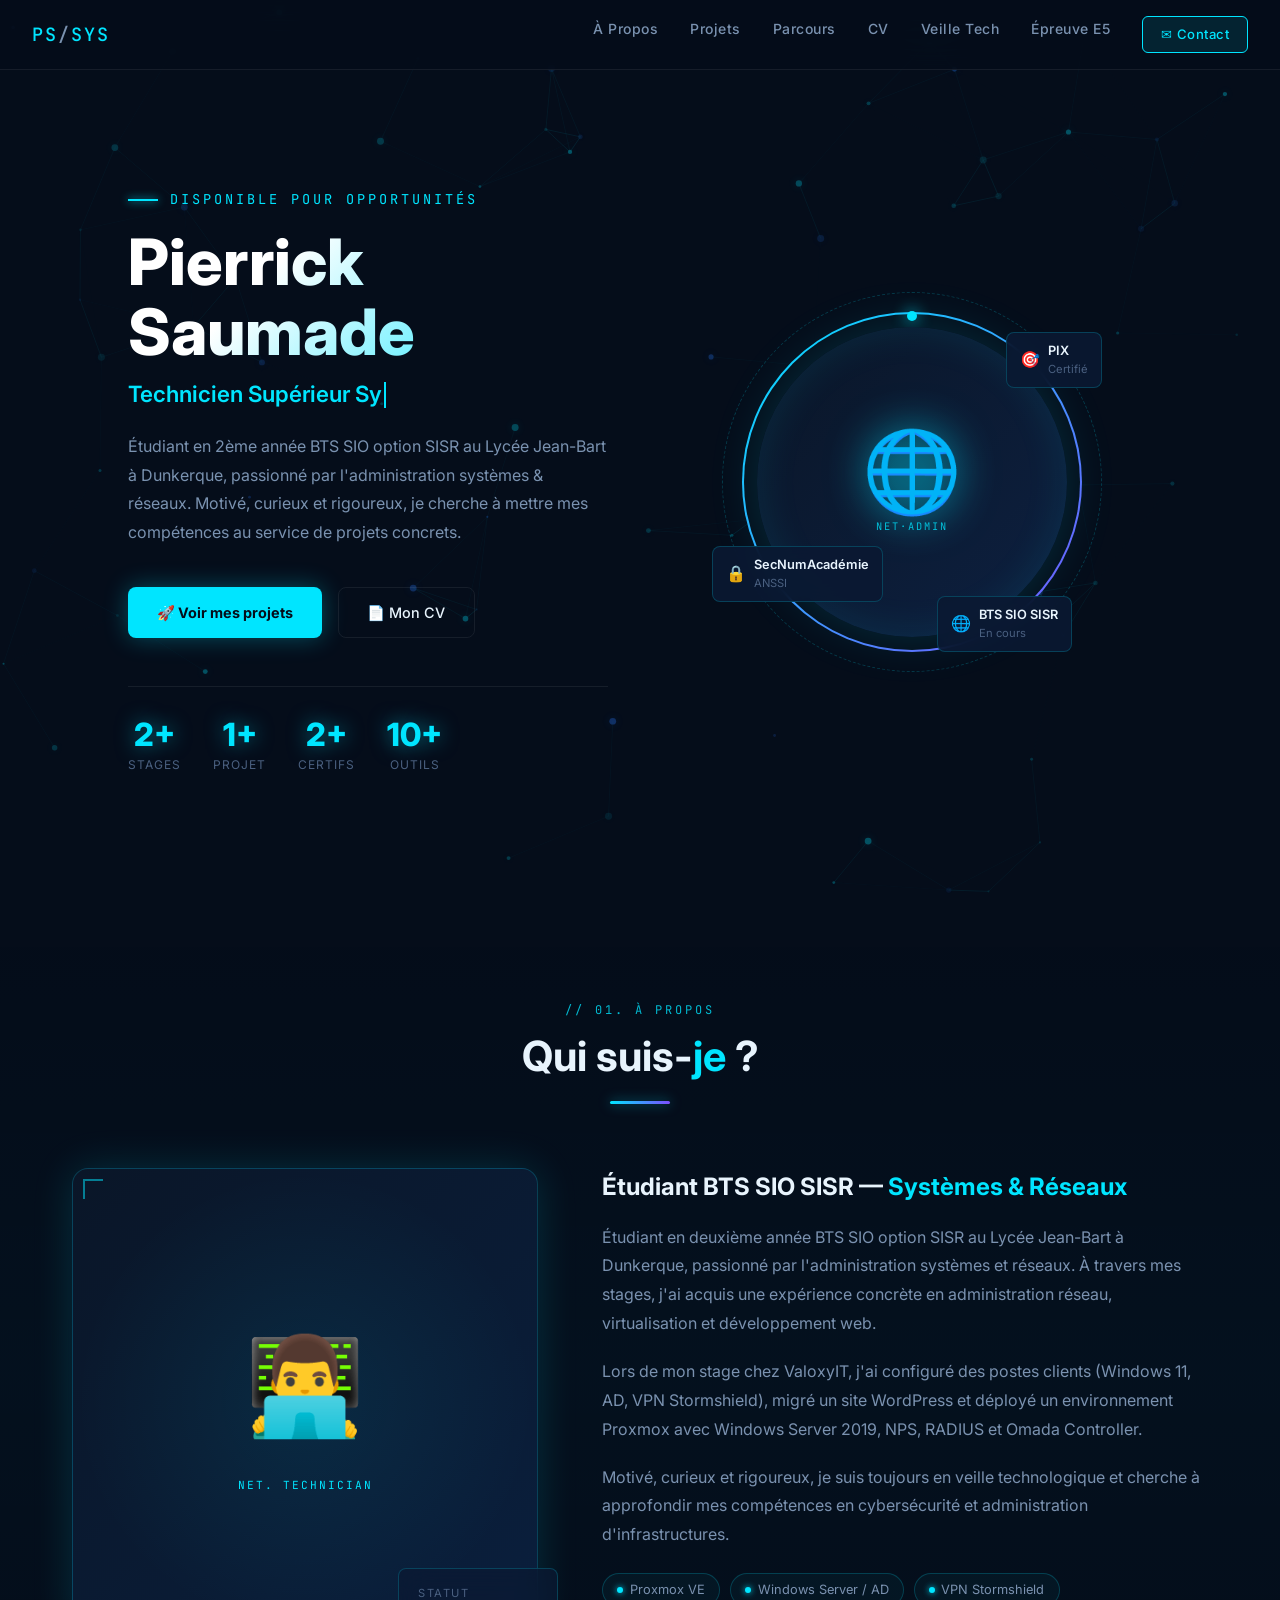
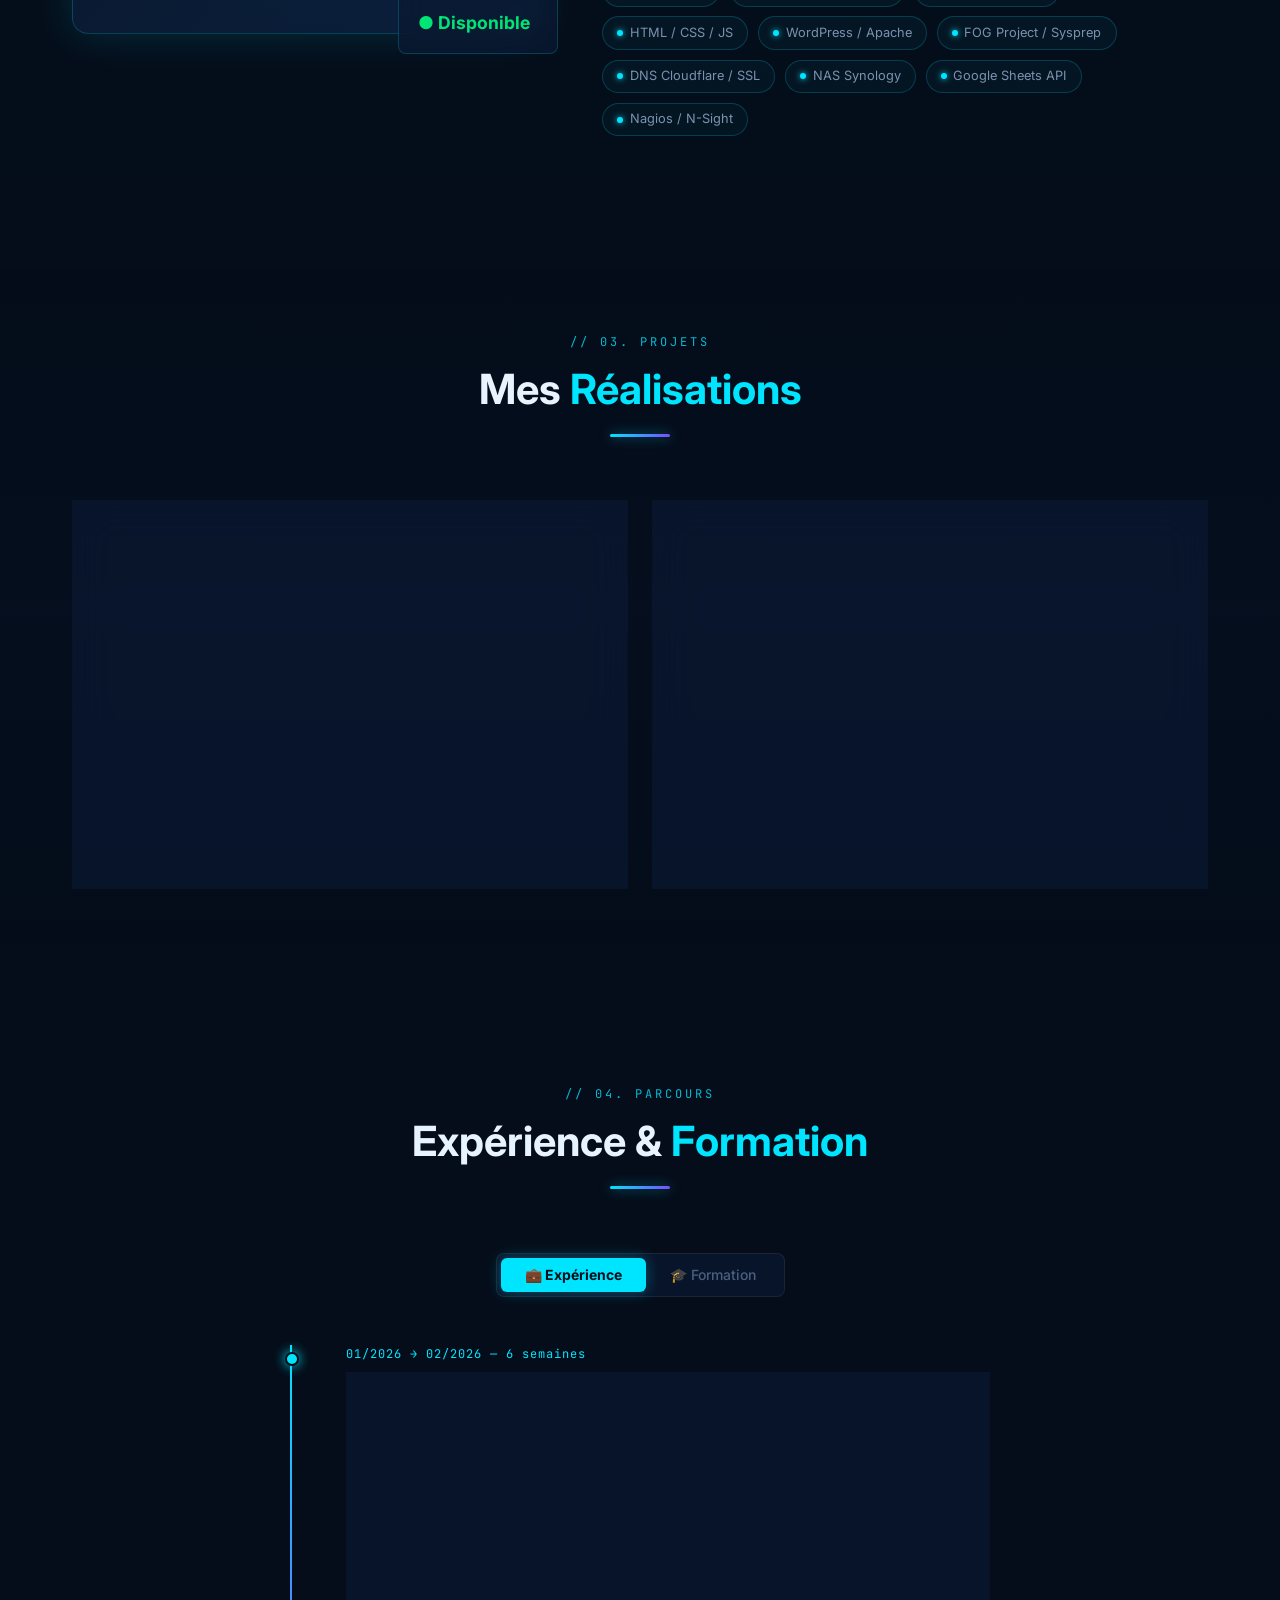
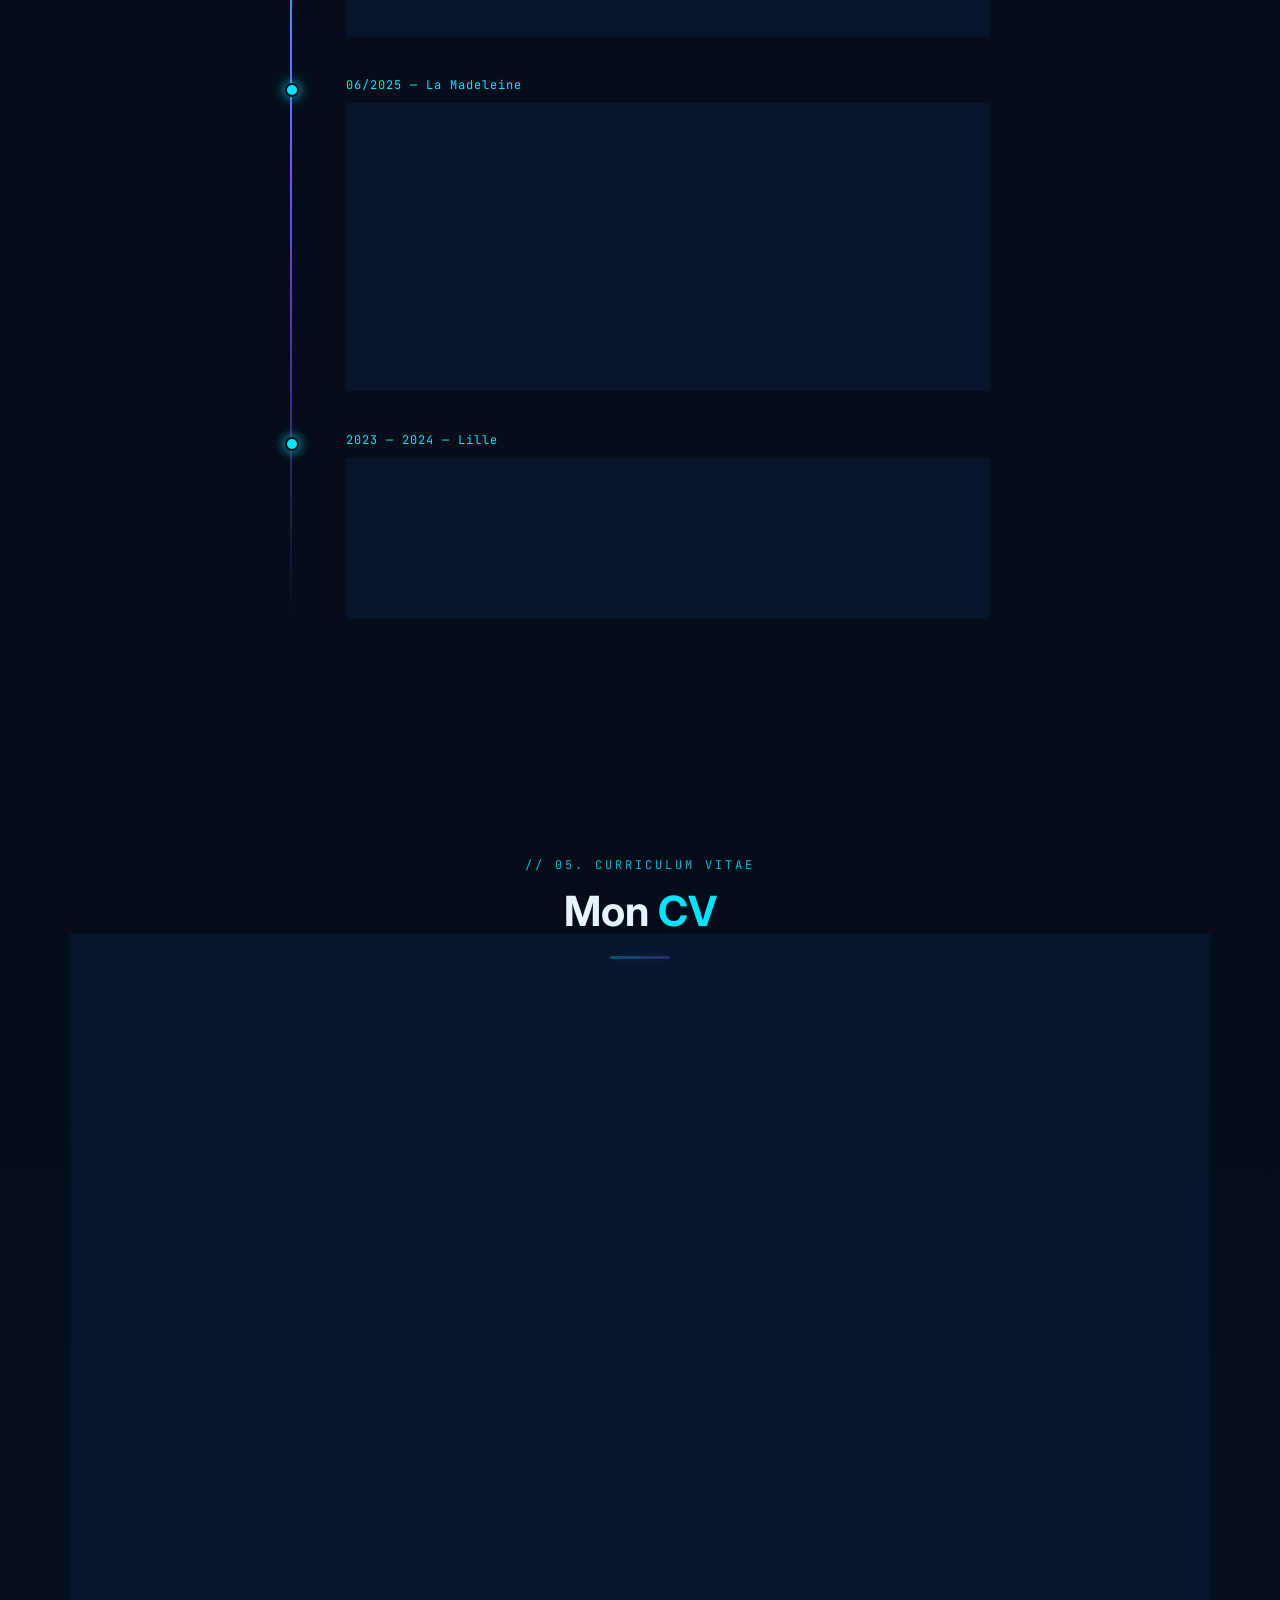
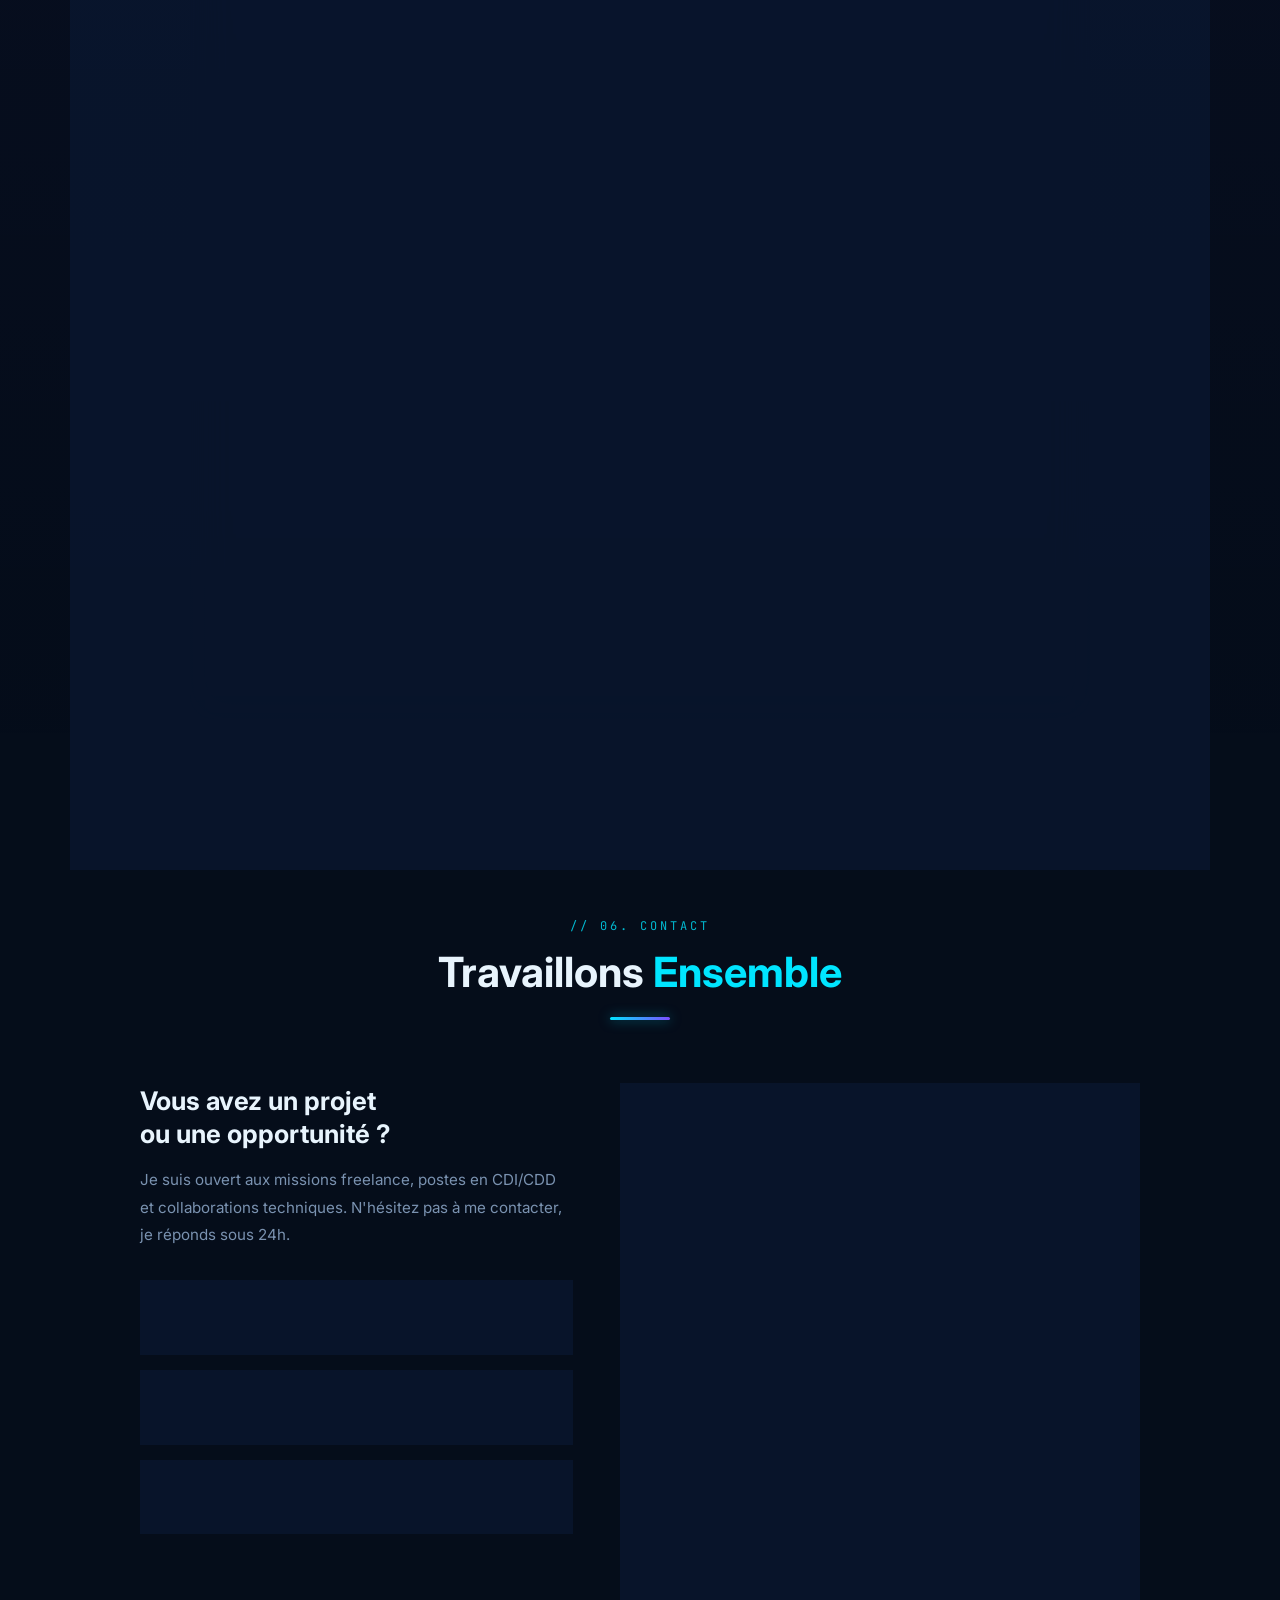
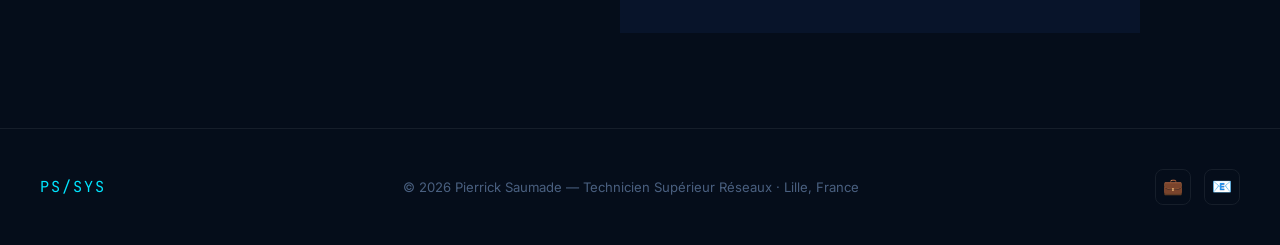
<file: index.html>
<!DOCTYPE html>
<html lang="fr">
<head>
<meta charset="UTF-8" />
<meta name="viewport" content="width=device-width, initial-scale=1.0" />
<title>Pierrick Saumade — Technicien Supérieur Réseaux</title>
<meta name="description"
content="Portfolio de Pierrick Saumade, Technicien Supérieur en Systèmes & Réseaux. Administration réseau, cybersécurité, virtualisation et projets d'infrastructure." />
<link rel="stylesheet" href="style.css" />
<link rel="icon"
href="data:image/svg+xml,<svg xmlns='http://www.w3.org/2000/svg' viewBox='0 0 100 100'><text y='.9em' font-size='90'>🌐</text></svg>" />
</head>

<body>
<!-- Network Canvas Background -->
<canvas id="networkCanvas"></canvas>

<!-- ============================
NAVIGATION
============================ -->
<nav id="navbar">
<a href="#hero" class="nav-logo">PS<span>/</span>SYS</a>
<ul class="nav-links" id="navLinks">
<li><a href="#about">À Propos</a></li>
<li><a href="#projects">Projets</a></li>
<li><a href="#parcours">Parcours</a></li>
<li><a href="#cv">CV</a></li>
<li><a href="veille.html">Veille Tech</a></li>
<li><a href="e5.html">Épreuve E5</a></li>
<li><a href="#contact" class="nav-cta">✉ Contact</a></li>
</ul>
<div class="hamburger" id="hamburger" onclick="toggleMenu()">
<span></span><span></span><span></span>
</div>
</nav>

<!-- ============================
HERO SECTION
============================ -->
<section id="hero">
<div class="hero-inner">
<!-- Left: Text -->
<div class="hero-content">
<div class="hero-eyebrow">Disponible pour opportunités</div>
<h1 class="hero-name">Pierrick<br>Saumade</h1>
<div class="hero-title">
<span id="typedText" class="typed-text"></span><span class="cursor"></span>
</div>
<p class="hero-desc">
Étudiant en 2ème année BTS SIO option SISR au Lycée Jean-Bart à Dunkerque,
passionné par l'administration systèmes &amp; réseaux. Motivé, curieux et rigoureux,
je cherche à mettre mes compétences au service de projets concrets.
</p>
<div class="hero-btns">
<a href="#projects" class="btn-primary">🚀 Voir mes projets</a>
<a href="#cv" class="btn-secondary">📄 Mon CV</a>
</div>
<div class="hero-stats">
<div class="stat-item">
<div class="stat-value" data-target="2">0</div>
<div class="stat-label">Stages</div>
</div>
<div class="stat-item">
<div class="stat-value" data-target="1">0</div>
<div class="stat-label">Projet</div>
</div>
<div class="stat-item">
<div class="stat-value" data-target="2">0</div>
<div class="stat-label">Certifs</div>
</div>
<div class="stat-item">
<div class="stat-value" data-target="10">0</div>
<div class="stat-label">Outils</div>
</div>
</div>
</div>

<!-- Right: Visual -->
<div class="hero-visual">
<div class="hero-avatar-wrap">
<div class="avatar-ring-outer"></div>
<div class="avatar-ring"></div>
<div class="avatar-inner">
<div class="avatar-icon">🌐</div>
<div class="avatar-badge">NET·ADMIN</div>
</div>
<div class="floating-badge b1">
<span>🎯</span>
<div>
<div class="badge-name">PIX</div>
<div style="font-size:0.7rem;color:var(--text-muted)">Certifié</div>
</div>
</div>
<div class="floating-badge b2">
<span>🔒</span>
<div>
<div class="badge-name">SecNumAcadémie</div>
<div style="font-size:0.7rem;color:var(--text-muted)">ANSSI</div>
</div>
</div>
<div class="floating-badge b3">
<span>🌐</span>
<div>
<div class="badge-name">BTS SIO SISR</div>
<div style="font-size:0.7rem;color:var(--text-muted)">En cours</div>
</div>
</div>
</div>
</div>
</div>
</section>

<!-- ============================
À PROPOS
============================ -->
<section id="about">
<div class="container">
<div class="section-header reveal">
<div class="section-tag">// 01. À propos</div>
<h2 class="section-title">Qui suis-<span>je</span> ?</h2>
<div class="section-line"></div>
</div>
<div class="about-grid">
<div class="about-photo-wrap reveal">
<div class="about-photo-box">
<div class="about-corner tl"></div>
<div class="about-corner br"></div>
<span style="font-size:6rem;z-index:1;">👨‍💻</span>
<div class="about-photo-label">NET. TECHNICIAN</div>
</div>
<div class="about-info-card">
<div class="info-card-title">Statut</div>
<div class="info-card-value" style="color:var(--accent-green)">● Disponible</div>
</div>
</div>
<div class="about-text reveal">
<h3>Étudiant BTS SIO SISR — <span style="color:var(--accent-cyan)">Systèmes &amp; Réseaux</span>
</h3>
<p>
Étudiant en deuxième année BTS SIO option SISR au Lycée Jean-Bart à Dunkerque,
passionné par l'administration systèmes et réseaux. À travers mes stages, j'ai acquis
une expérience concrète en administration réseau, virtualisation et développement web.
</p>
<p>
Lors de mon stage chez ValoxyIT, j'ai configuré des postes clients (Windows 11, AD,
VPN Stormshield), migré un site WordPress et déployé un environnement Proxmox avec
Windows Server 2019, NPS, RADIUS et Omada Controller.
</p>
<p>
Motivé, curieux et rigoureux, je suis toujours en veille technologique et cherche
à approfondir mes compétences en cybersécurité et administration d'infrastructures.
</p>
<div class="about-pills">
<div class="pill"><span class="pill-dot"></span>Proxmox VE</div>
<div class="pill"><span class="pill-dot"></span>Windows Server / AD</div>
<div class="pill"><span class="pill-dot"></span>VPN Stormshield</div>
<div class="pill"><span class="pill-dot"></span>HTML / CSS / JS</div>
<div class="pill"><span class="pill-dot"></span>WordPress / Apache</div>
<div class="pill"><span class="pill-dot"></span>FOG Project / Sysprep</div>
<div class="pill"><span class="pill-dot"></span>DNS Cloudflare / SSL</div>
<div class="pill"><span class="pill-dot"></span>NAS Synology</div>
<div class="pill"><span class="pill-dot"></span>Google Sheets API</div>
<div class="pill"><span class="pill-dot"></span>Nagios / N-Sight</div>
</div>
</div>
</div>
</div>
</section>

<!-- ============================
PROJETS
============================ -->
<section id="projects">
<div class="container">
<div class="section-header reveal">
<div class="section-tag">// 03. Projets</div>
<h2 class="section-title">Mes <span>Réalisations</span></h2>
<div class="section-line"></div>
</div>
<div class="projects-grid">

<!-- Projet — SportCube (Freelance) -->
<div class="project-card reveal">
<div class="project-header">
<div class="project-icon c2">🏗️</div>
<span class="project-status status-done">Terminé — Freelance</span>
</div>
<div class="project-body">
<div class="project-title">Infrastructure Réseau — SportCube</div>
<p class="project-desc">
Analyse complète de l'infrastructure réseau existante, câblage structuré en baie,
rédaction et transmission d'un bon de commande au responsable, puis vérification
du bon fonctionnement de l'ensemble de l'installation.
</p>
<div class="project-tags">
<span class="tag">Analyse réseau</span>
<span class="tag">Câblage baie</span>
<span class="tag">Bon de commande</span>
<span class="tag">Recettage</span>
<span class="tag">Freelance</span>
</div>
</div>
<div class="project-footer">
<a href="e5.html?cat=stage2&comp=physique" class="project-link">🗂️ Voir les preuves E5</a>
</div>
</div>

<!-- Projet — Site web Vikings de Villeneuve d'Ascq (stage) -->
<div class="project-card reveal">
<div class="project-header">
<div class="project-icon c1">🌐</div>
<span class="project-status status-done">Terminé — Stage</span>
</div>
<div class="project-body">
<div class="project-title">Site Web Multi-Pages — Vikings de Villeneuve d'Ascq</div>
<p class="project-desc">
Développement d'un site web multi-pages (HTML/CSS/JS) pour un club sportif de 600+ membres.
Automatisation de la gestion de contenu via Google Sheets API, intégration YouTube et
calendrier dynamique. Réduction de 80% de la charge administrative grâce aux fonctionnalités
automatisées.
</p>
<div class="project-tags">
<span class="tag">HTML / CSS / JS</span>
<span class="tag">Google Sheets API</span>
<span class="tag">YouTube API</span>
<span class="tag">Responsive</span>
<span class="tag">Stage 2026</span>
</div>
</div>
<div class="project-footer">
<a href="https://pierricksaumade0605-del.github.io/vikings-site/" target="_blank" class="project-link">🔗 Voir le site</a>
<a href="#" class="project-link">📄 Documentation</a>
</div>
</div>

</div>
</div>
</section>

<!-- ============================
PARCOURS (Expérience + Formation)
============================ -->
<section id="parcours">
<div class="container">
<div class="section-header reveal">
<div class="section-tag">// 04. Parcours</div>
<h2 class="section-title">Expérience & <span>Formation</span></h2>
<div class="section-line"></div>
</div>
<div class="parcours-tabs reveal">
<button class="tab-btn active" onclick="switchTab('experience')">💼 Expérience</button>
<button class="tab-btn" onclick="switchTab('formation')">🎓 Formation</button>
</div>

<!-- Expérience -->
<div id="experience" class="tab-content active">
<div class="timeline">

<!-- Stage Vikings de Villeneuve d'Ascq -->
<div class="timeline-item">
<div class="timeline-dot"></div>
<div class="timeline-date">01/2026 → 02/2026 — 6 semaines</div>
<div class="timeline-card">
<div class="timeline-title">Stage — Développeur Web</div>
<div class="timeline-org">Les Vikings de Villeneuve d'Ascq — 59</div>
<div class="timeline-desc">
Développement d'un site web multi-pages (HTML/CSS/JS) pour un club sportif de 600+
membres.
<ul>
<li>Automatisation de la gestion de contenu via Google Sheets API</li>
<li>Intégration d'APIs tierces (YouTube, calendrier dynamique)</li>
<li>Réduction de 80% de la charge administrative</li>
<li>Interfaces responsives et accessibles</li>
</ul>
</div>
</div>
</div>

<!-- Stage ValoxyIT -->
<div class="timeline-item">
<div class="timeline-dot"></div>
<div class="timeline-date">06/2025 — La Madeleine</div>
<div class="timeline-card">
<div class="timeline-title">Stage — Administration Systèmes &amp; Réseaux</div>
<div class="timeline-org">ValoxyIT — La Madeleine, 59</div>
<div class="timeline-desc">
Stage d'administration systèmes et réseaux dans un contexte professionnel réel.
<ul>
<li>Configuration postes clients (Windows 11, AD, VPN Stormshield, BitLocker,
N-Sight)</li>
<li>Migration complète d'un site WordPress (MySQL, SSL Certbot, Apache, DNS
Cloudflare)</li>
<li>Déploiement d'images systèmes (Sysprep, ADK, FOG Project, Ventoy)</li>
<li>Environnement de test Proxmox : Windows Server 2019, ADDS, NPS, RADIUS, Omada
Controller</li>
<li>Gestion NAS Synology, PRA, sauvegardes externalisées, firewall Stormshield</li>
</ul>
</div>
</div>
</div>

<!-- Intérim Supplay -->
<div class="timeline-item">
<div class="timeline-dot"></div>
<div class="timeline-date">2023 — 2024 — Lille</div>
<div class="timeline-card">
<div class="timeline-title">Intérimaire</div>
<div class="timeline-org">Supplay — Lille</div>
<div class="timeline-desc">
Mission d'intérim en tant que manutentionnaire. Rigueur, ponctualité et adaptabilité en
environnement industriel.
</div>
</div>
</div>

</div>
</div>

<!-- Formation -->
<div id="formation" class="tab-content">
<div class="timeline">

<!-- BTS SIO -->
<div class="timeline-item">
<div class="timeline-dot"></div>
<div class="timeline-date">2024 — 2026</div>
<div class="timeline-card">
<div class="timeline-title">BTS SIO — option SISR</div>
<div class="timeline-org">Lycée Jean-Bart — Dunkerque</div>
<div class="timeline-desc">
Brevet de Technicien Supérieur Services Informatiques aux Organisations, spécialité
Solutions d'Infrastructure, Systèmes et Réseaux.
<ul>
<li>Administration réseaux et systèmes</li>
<li>Cybersécurité et virtualisation</li>
<li>Projets d'infrastructure en binome</li>
</ul>
</div>
</div>
</div>

<!-- Bac Général -->
<div class="timeline-item">
<div class="timeline-dot"></div>
<div class="timeline-date">2021 — 2023</div>
<div class="timeline-card">
<div class="timeline-title">Baccalauréat Général</div>
<div class="timeline-org">Lycée Faidherbe — Lille</div>
<div class="timeline-desc">
Spécialités SES, Mathématiques et NSI (Numérique et Sciences Informatiques).
</div>
</div>
</div>

<!-- BAFA -->
<div class="timeline-item">
<div class="timeline-dot"></div>
<div class="timeline-date">2022</div>
<div class="timeline-card">
<div class="timeline-title">BAFA</div>
<div class="timeline-org">Brevet d'Aptitude aux Fonctions d'Animateur</div>
<div class="timeline-desc">
Formation complète BAFA, permettant l'encadrement de groupes de jeunes.
</div>
</div>
</div>

<!-- Brevet -->
<div class="timeline-item">
<div class="timeline-dot"></div>
<div class="timeline-date">2020</div>
<div class="timeline-card">
<div class="timeline-title">Brevet des Collèges</div>
<div class="timeline-org">Collège Charlemagne</div>
<div class="timeline-desc">Diplôme national du Brevet, mention obtenue.</div>
</div>
</div>

</div>
</div>

</div>
</section>

<!-- ============================
CV PREVIEW
============================ -->
<section id="cv">
<div class="container">
<div class="section-header reveal">
<div class="section-tag">// 05. Curriculum Vitae</div>
<h2 class="section-title">Mon <span>CV</span></h2>
<div class="section-line"></div>
</div>
<div class="cv-preview reveal">
<!-- CV Header -->
<div class="cv-top-bar">
<div class="cv-avatar">👨‍💻</div>
<div class="cv-top-info">
<h2>Pierrick Saumade</h2>
<p>Étudiant BTS SIO — option SISR</p>
</div>
<div class="cv-top-contact">
<div class="cv-contact-item"><span>📍</span> Dunkerque / Ronchin</div>
<div class="cv-contact-item"><span>📧</span> pierrick.saumade0605@gmail.com</div>
<div class="cv-contact-item"><span>📱</span> 06 58 86 44 67</div>
<div class="cv-contact-item"><span>🚗</span> Permis B — 2024</div>
</div>
</div>

<!-- CV Body -->
<div class="cv-body">
<!-- Left column -->
<div class="cv-col cv-col-left">
<div class="cv-section">
<div class="cv-section-title">Systèmes Maîtrisés</div>
<div class="cv-exp-desc" style="line-height:1.9;">
Proxmox, Virtualisation (VMware, Oracle…), Nagios, Pack Office, VLAN, Switch, Routage, Câblage structuré, DNS, DHCP
</div>
</div>
<div class="cv-section">
<div class="cv-section-title">Expertise</div>
<div class="cv-lang"><span>🌐</span><span class="lang-level">Administration réseau &amp; système</span></div>
<div class="cv-lang"><span>📡</span><span class="lang-level">Supervision réseau</span></div>
</div>
<div class="cv-section">
<div class="cv-section-title">Langues</div>
<div class="cv-lang"><span>Français</span><span class="lang-level">Langue maternelle</span></div>
<div class="cv-lang"><span>Anglais</span><span class="lang-level">Niveau professionnel</span></div>
<div class="cv-lang"><span>Espagnol</span><span class="lang-level">Niveau intermédiaire</span></div>
</div>
<div class="cv-section">
<div class="cv-section-title">Formation</div>
<div class="cv-exp-item">
<div class="cv-exp-title">BTS SIO — option SISR</div>
<div class="cv-exp-org">Lycée Jean-Bart — Dunkerque</div>
<div class="cv-exp-date">2024 — 2026</div>
</div>
<div class="cv-exp-item">
<div class="cv-exp-title">Baccalauréat Général</div>
<div class="cv-exp-org">Lycée Faidherbe — spécialités SES, Maths, NSI</div>
<div class="cv-exp-date">2021 — 2023</div>
</div>
<div class="cv-exp-item">
<div class="cv-exp-title">BAFA</div>
<div class="cv-exp-date">2022</div>
</div>
<div class="cv-exp-item">
<div class="cv-exp-title">Brevet des Collèges</div>
<div class="cv-exp-org">Collège Charlemagne</div>
<div class="cv-exp-date">2020</div>
</div>
</div>
</div>

<!-- Right column -->
<div class="cv-col">
<div class="cv-section">
<div class="cv-section-title">Expérience Professionnelle</div>
<div class="cv-exp-item">
<div class="cv-exp-title">Mission — Déploiement Infrastructure Réseau</div>
<div class="cv-exp-org">SportCube — Roubaix</div>
<div class="cv-exp-date">Mars 2026</div>
<div class="cv-exp-desc">Audit infrastructure existante (baie 42U, switchs, box FAI Orange/Free Pro). Planification câblage structuré Cat6A S/FTP, conception architecture VLAN (réseau public / privé), sélection écosystème TP-Link Omada, positionnement AP WiFi 6, rédaction bon de commande matériel à destination de la hiérarchie.</div>
</div>
<div class="cv-exp-item">
<div class="cv-exp-title">Stage — Développement Web</div>
<div class="cv-exp-org">Les Vikings de Villeneuve d'Ascq</div>
<div class="cv-exp-date">01/2026 → 02/2026 (6 semaines)</div>
<div class="cv-exp-desc">Développement d'un site web multi-pages (HTML/CSS/JS) pour un club sportif de 600+ membres. Automatisation via Google Sheets API, intégration YouTube et calendrier dynamique. Réduction de 80% de la charge administrative.</div>
</div>
<div class="cv-exp-item">
<div class="cv-exp-title">Stage — Administration Systèmes &amp; Réseaux</div>
<div class="cv-exp-org">ValoxyIT — La Madeleine</div>
<div class="cv-exp-date">06/2025</div>
<div class="cv-exp-desc">Configuration postes clients (W11, AD, VPN Stormshield, BitLocker, N-Sight, Office 365). Migration WordPress (MySQL, SSL Certbot, Apache, DNS Cloudflare). Déploiement d'images systèmes (Sysprep, ADK, FOG Project, Ventoy). Environnement de test Proxmox (WS2019, ADDS, NPS, RADIUS, Omada). Gestion NAS Synology, PRA, firewall Stormshield.</div>
</div>
</div>
</div>
</div>

<!-- Download bar -->
<div class="cv-download-bar">
<p>📄 Version complète disponible en téléchargement</p>
<a href="CvSaumadePierrickDR.pdf" download class="btn-primary"
style="font-size:0.85rem;padding:0.6rem 1.4rem;">
⬇ Télécharger le CV (PDF)
</a>
</div>
</div>
</div>
</section>

<!-- ============================
CONTACT
============================ -->
<section id="contact">
<div class="container">
<div class="section-header reveal">
<div class="section-tag">// 06. Contact</div>
<h2 class="section-title">Travaillons <span>Ensemble</span></h2>
<div class="section-line"></div>
</div>
<div class="contact-grid">
<div class="contact-info reveal">
<h3>Vous avez un projet<br>ou une opportunité ?</h3>
<p>
Je suis ouvert aux missions freelance, postes en CDI/CDD et collaborations techniques.
N'hésitez pas à me contacter, je réponds sous 24h.
</p>
<div class="contact-items">
<a href="mailto:pierrick.saumade0605@gmail.com" class="contact-item">
<div class="contact-item-icon">📧</div>
<div class="contact-item-text">
<div class="contact-item-label">Email</div>
<div class="contact-item-value">pierrick.saumade0605@gmail.com</div>
</div>
</a>
<a href="tel:+33612345678" class="contact-item">
<div class="contact-item-icon">📱</div>
<div class="contact-item-text">
<div class="contact-item-label">Téléphone</div>
<div class="contact-item-value">+33 6 58 86 44 67</div>
</div>
</a>
<a href="https://www.linkedin.com/in/pierrick-saumade-aba6a729b/" target="_blank"
class="contact-item">
<div class="contact-item-icon">💼</div>
<div class="contact-item-text">
<div class="contact-item-label">LinkedIn</div>
<div class="contact-item-value">linkedin.com/in/pierrick-saumade</div>
</div>
</a>
</div>
</div>

<div class="contact-form reveal">
<form id="contactForm" onsubmit="sendMessage(event)">
<div class="form-row">
<div class="form-group">
<label for="fname">Prénom</label>
<input type="text" id="fname" placeholder="Jean" required />
</div>
<div class="form-group">
<label for="lname">Nom</label>
<input type="text" id="lname" placeholder="Dupont" required />
</div>
</div>
<div class="form-group">
<label for="email">Email</label>
<input type="email" id="email" placeholder="jean.dupont@email.com" required />
</div>
<div class="form-group">
<label for="sujet">Sujet</label>
<input type="text" id="sujet" placeholder="Proposition de mission / Recrutement ..."
required />
</div>
<div class="form-group">
<label for="message">Message</label>
<textarea id="message" rows="5" placeholder="Décrivez votre projet ou opportunité..."
required></textarea>
</div>
<button type="submit" class="btn-submit" id="submitBtn">
<span id="btnText">✉ Envoyer le message</span>
</button>
</form>
</div>
</div>
</div>
</section>

<!-- ============================
FOOTER
============================ -->
<footer>
<div class="footer-inner">
<div class="footer-logo">PS<span>/</span>SYS</div>
<div class="footer-text">© 2026 Pierrick Saumade — Technicien Supérieur Réseaux · Lille, France</div>
<div class="footer-social">
<a href="https://www.linkedin.com/in/pierrick-saumade-aba6a729b/" target="_blank" class="social-link"
title="LinkedIn">💼</a>
<a href="mailto:pierrick.saumade0605@gmail.com" class="social-link" title="Email">📧</a>
</div>
</div>
</footer>

<script src="script.js"></script>
</body>
</html>
</file>
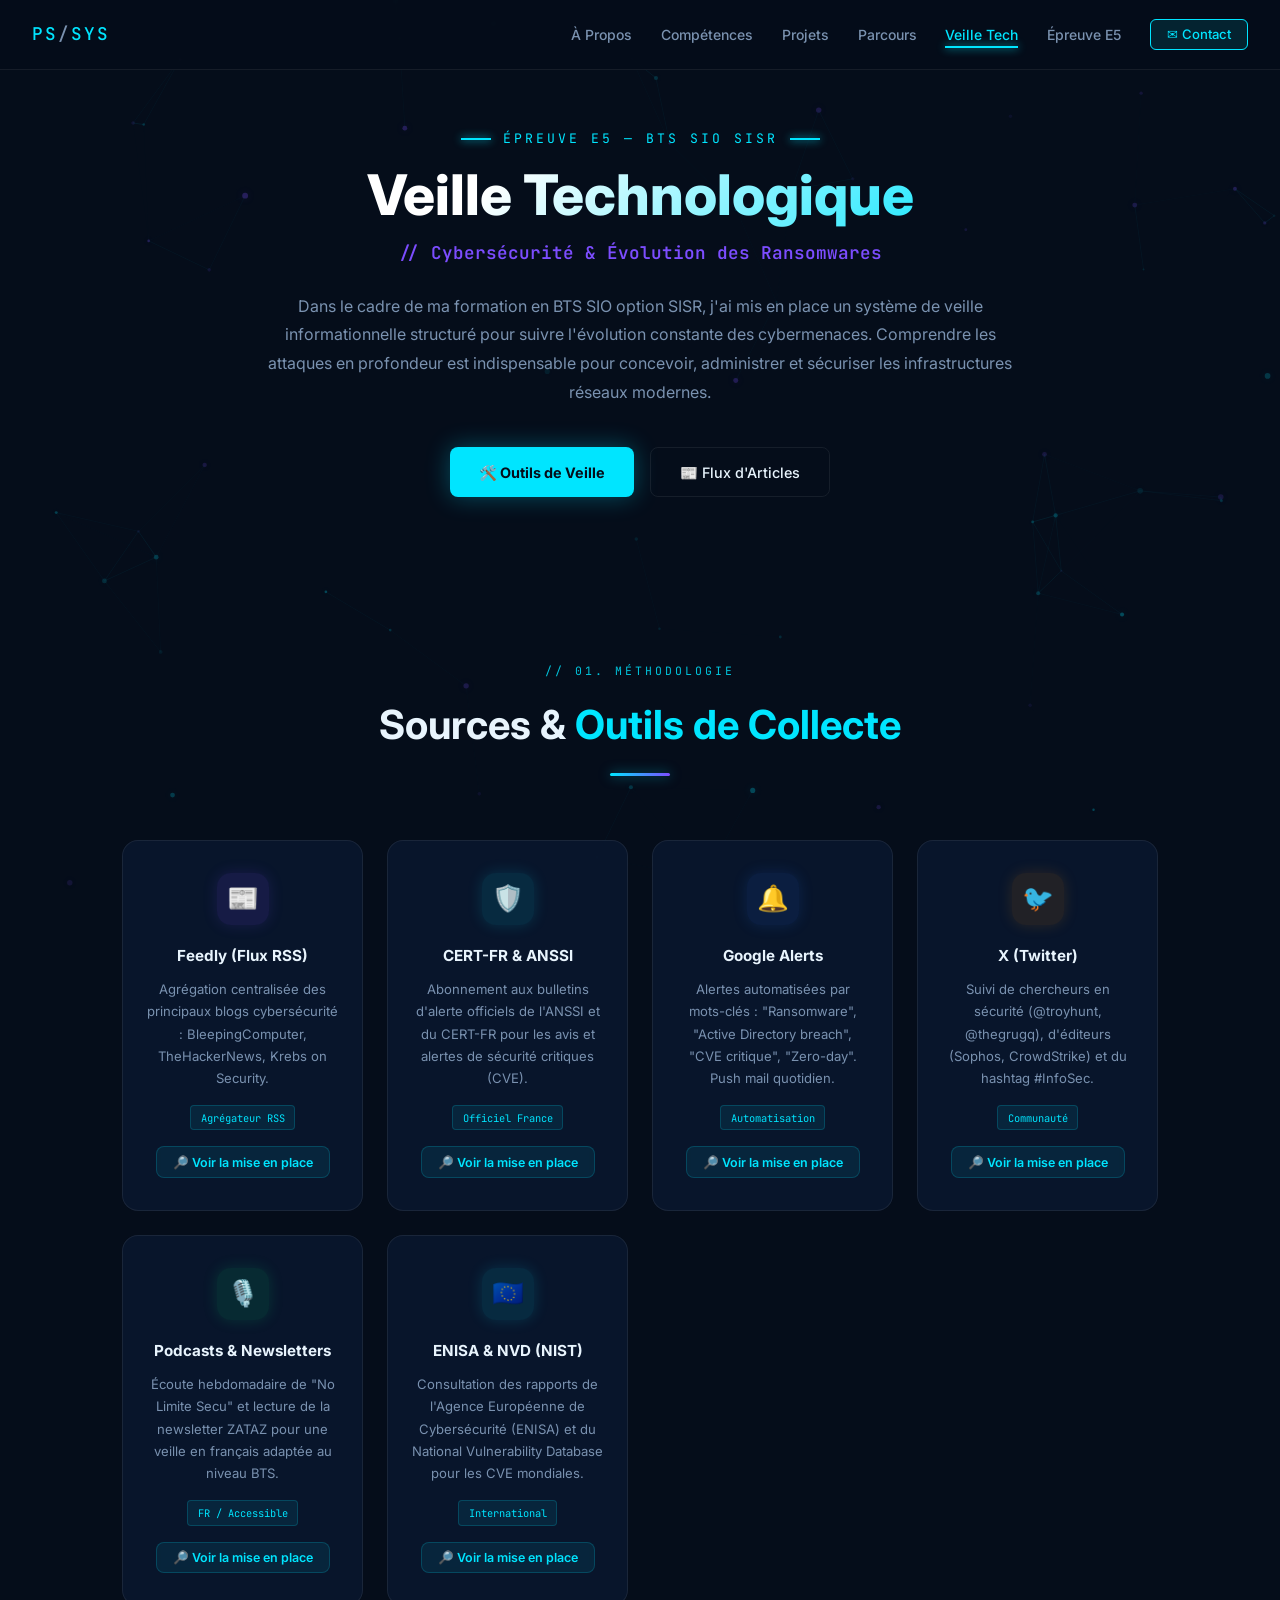
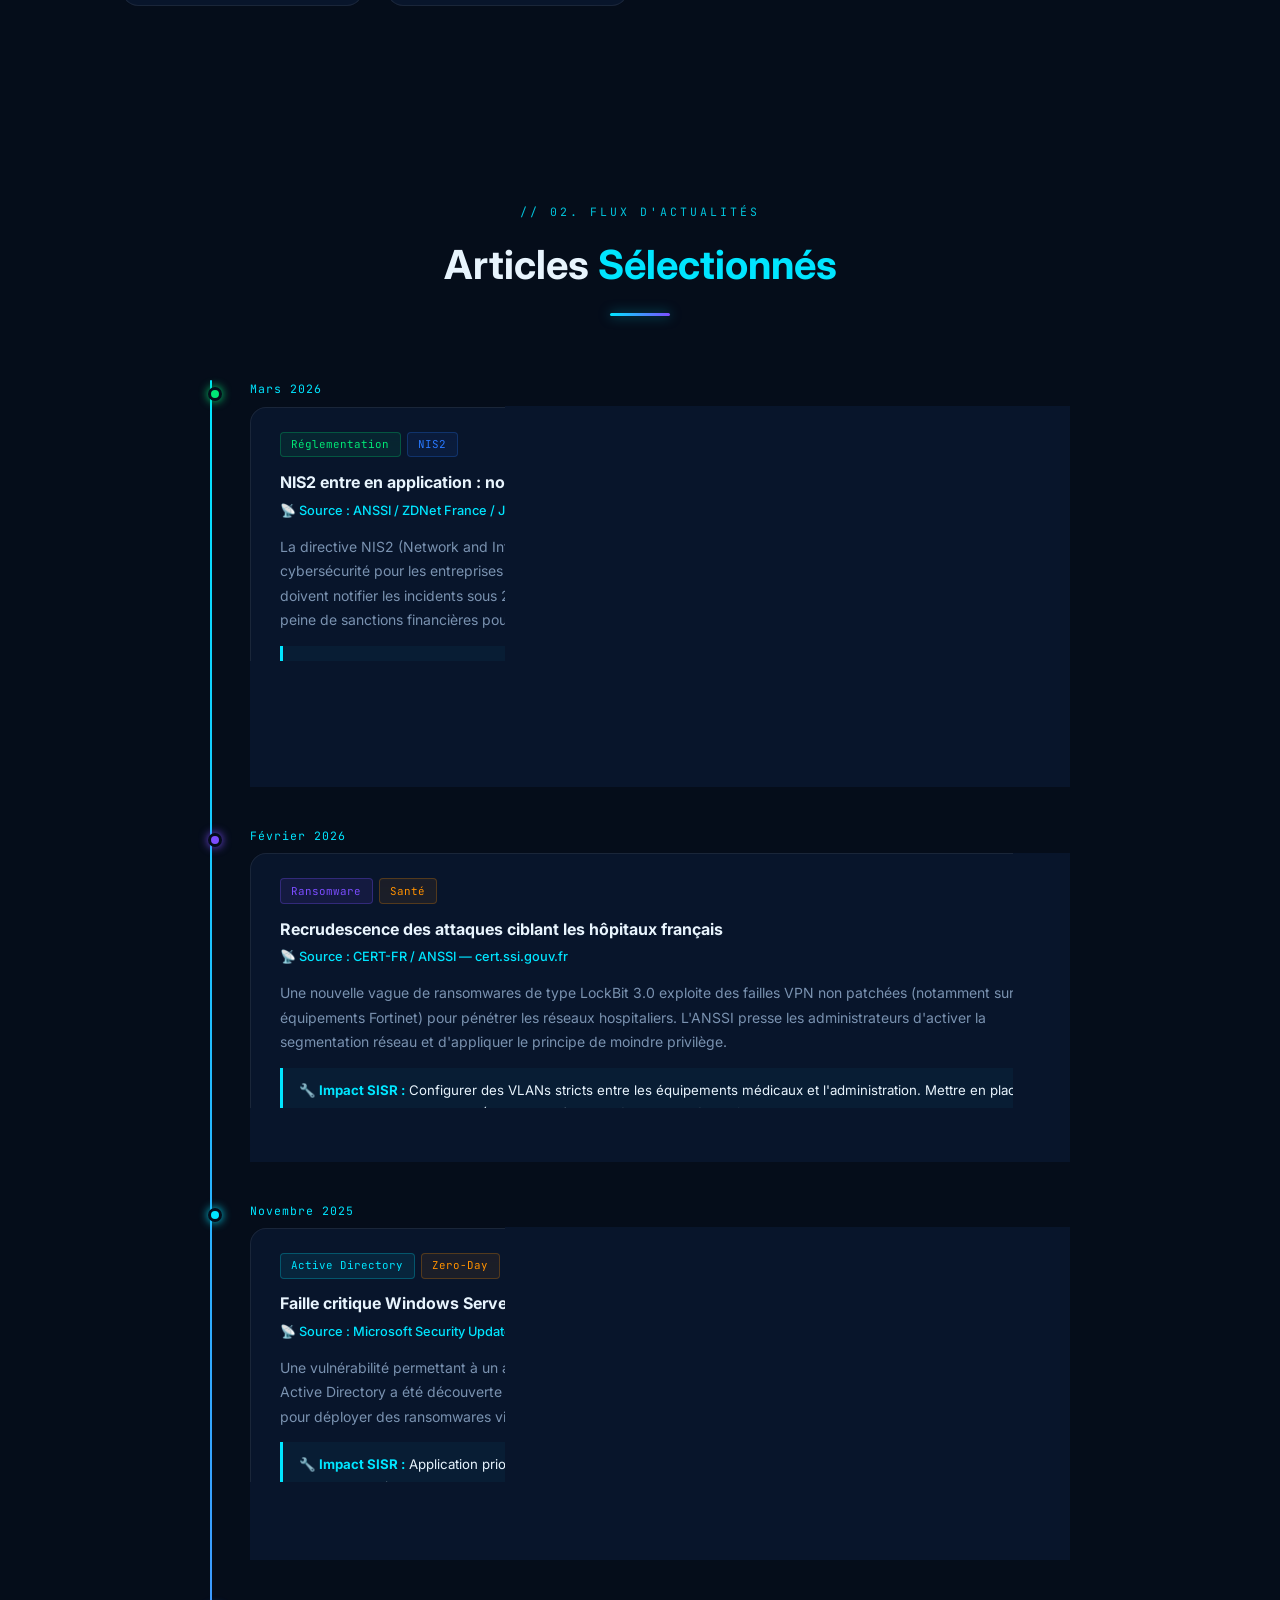
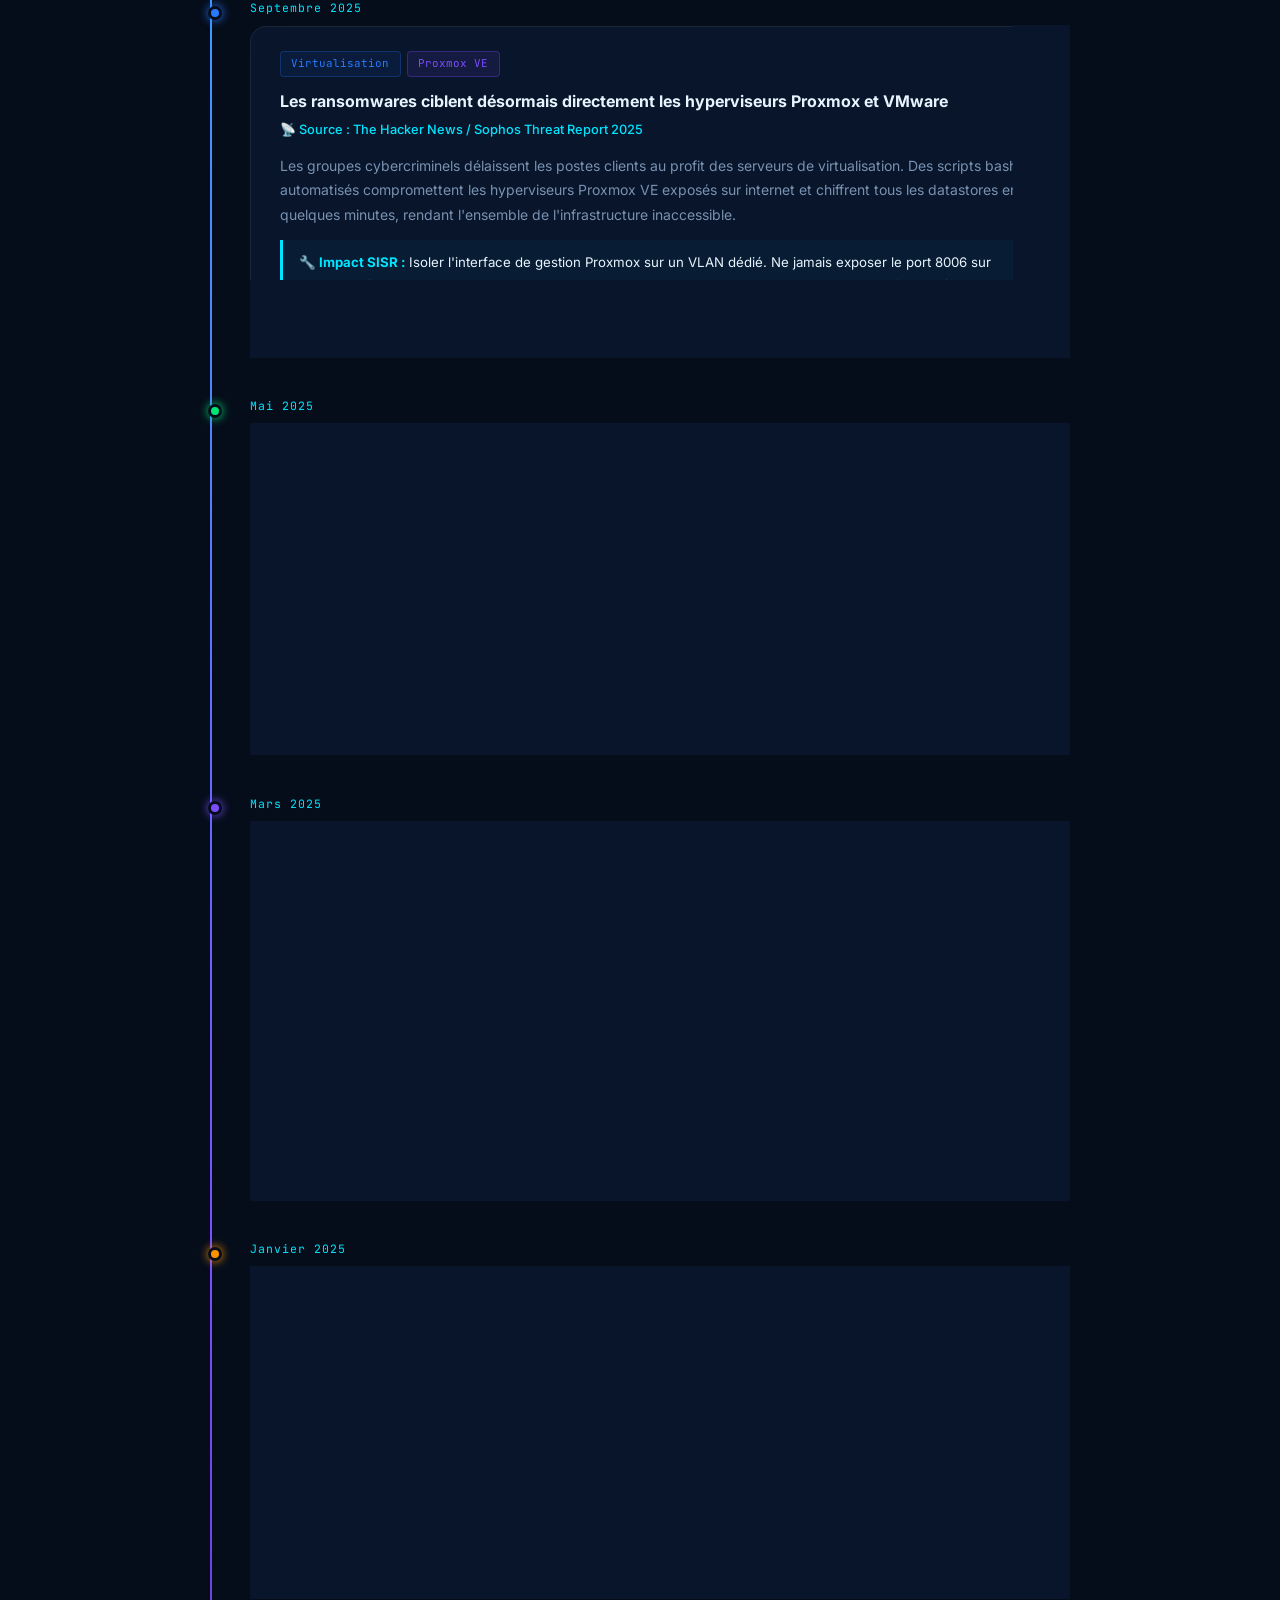
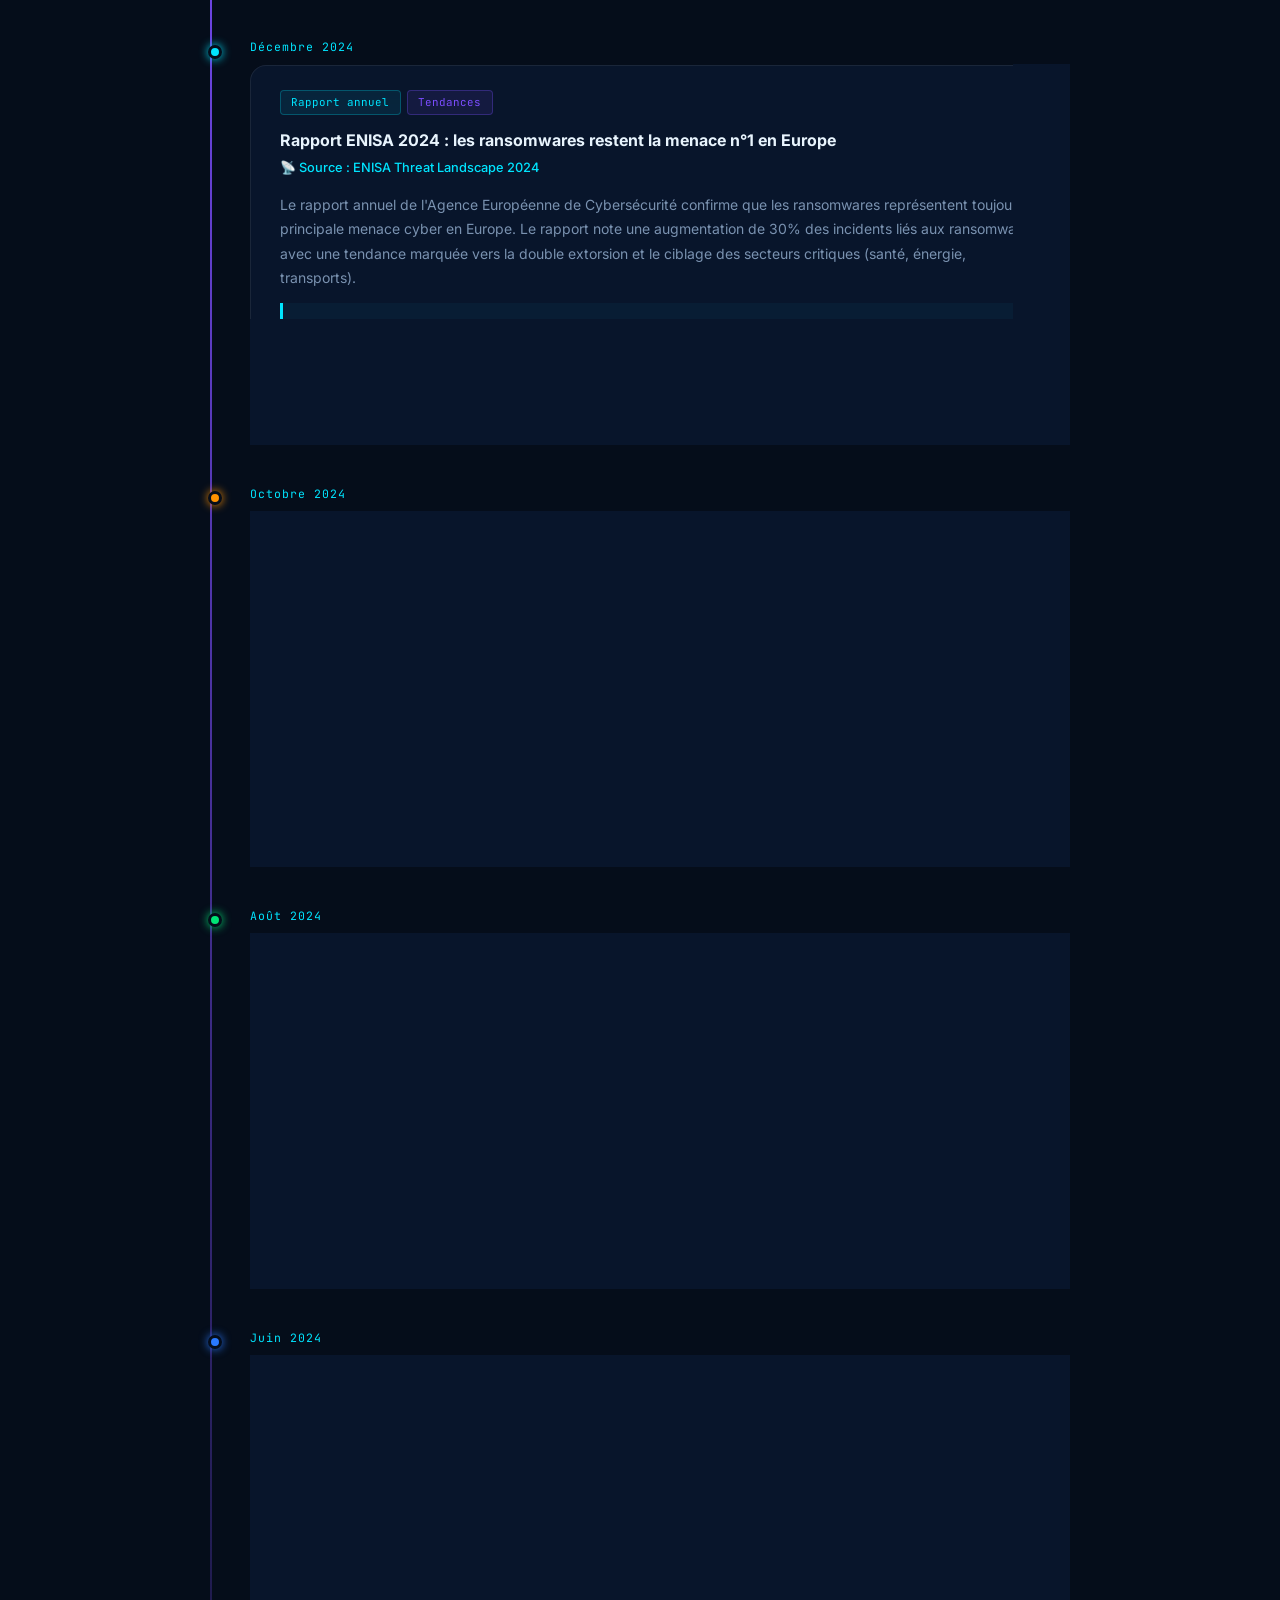
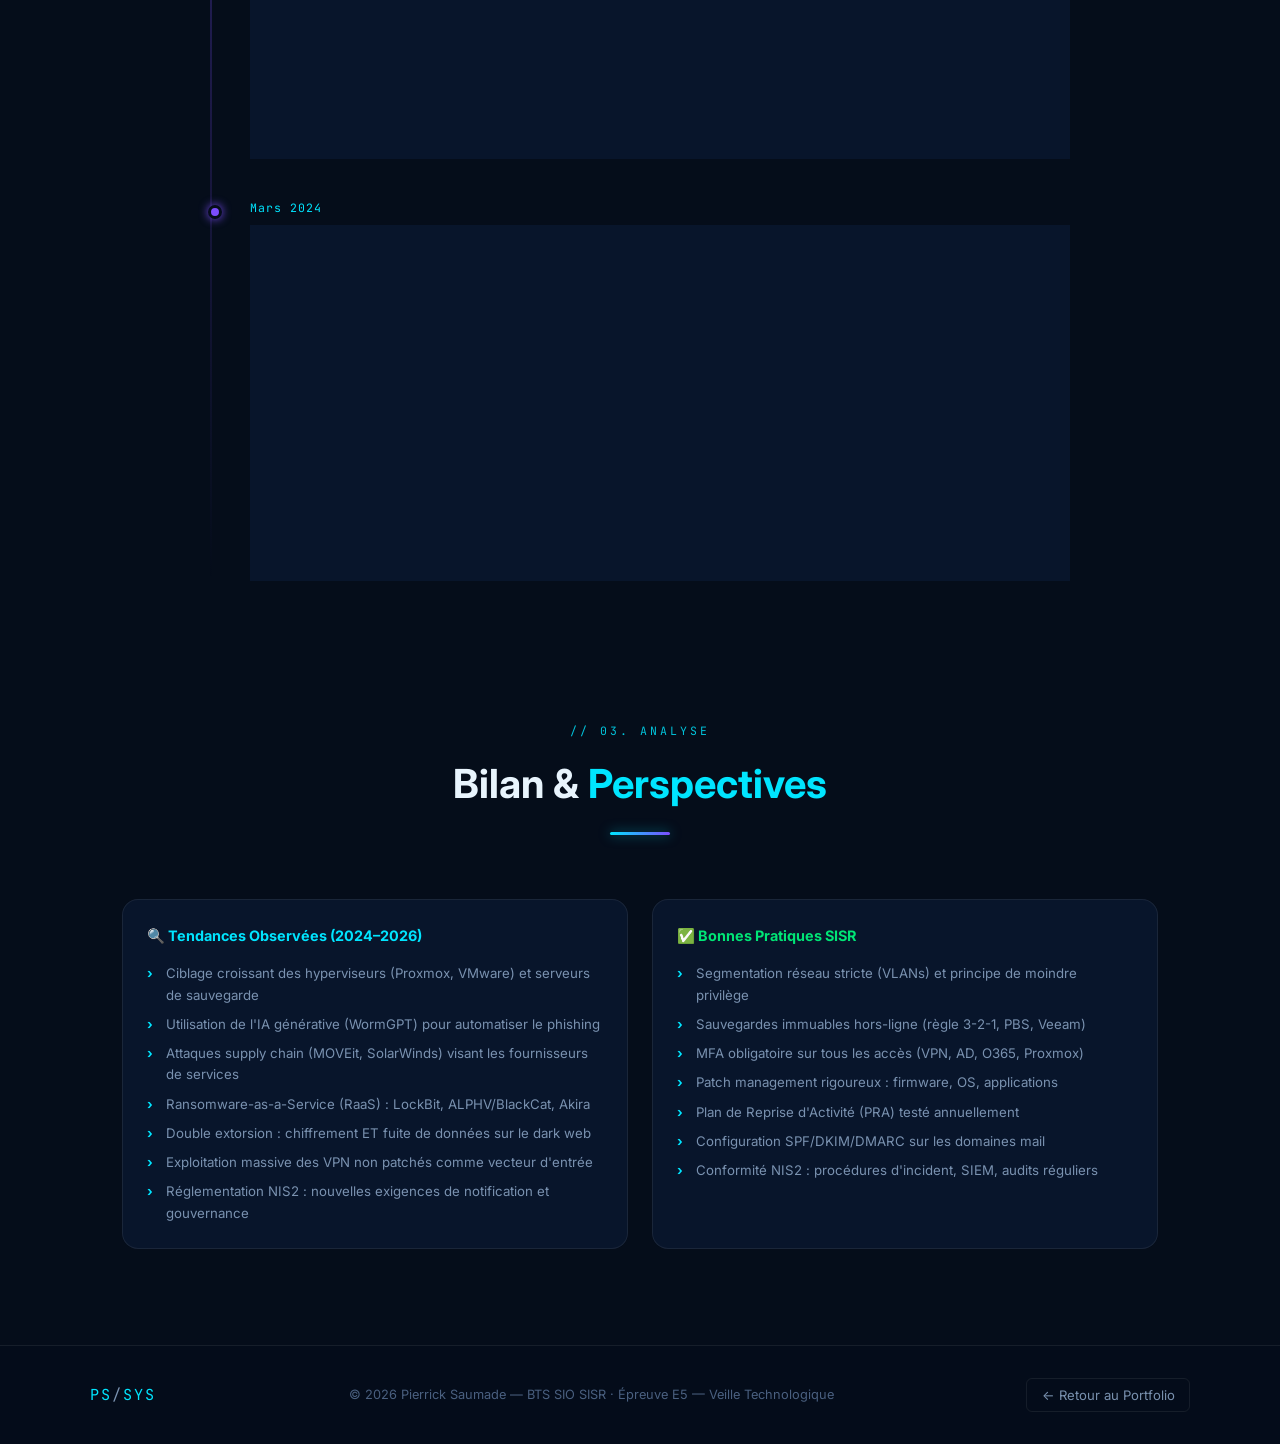
<file: veille.html>
<!DOCTYPE html>
<html lang="fr">

<head>
    <meta charset="UTF-8" />
    <meta name="viewport" content="width=device-width, initial-scale=1.0" />
    <title>Veille Technologique — Pierrick Saumade</title>
    <meta name="description"
        content="Veille technologique de Pierrick Saumade (BTS SIO SISR) sur l'évolution des cybermenaces et des ransomwares." />
    <link rel="icon"
        href="data:image/svg+xml,<svg xmlns='http://www.w3.org/2000/svg' viewBox='0 0 100 100'><text y='.9em' font-size='90'>🔒</text></svg>" />
    <link rel="preconnect" href="https://fonts.googleapis.com" />
    <link rel="preconnect" href="https://fonts.gstatic.com" crossorigin />
    <link
        href="https://fonts.googleapis.com/css2?family=Inter:wght@300;400;500;600;700;800&family=JetBrains+Mono:wght@400;500&display=swap"
        rel="stylesheet" />
    <style>
        /* ---- Variables & Reset ---- */
        :root {
            --bg: #050d1a;
            --bg2: #0a1628;
            --card: rgba(10, 25, 50, 0.75);
            --cyan: #00e5ff;
            --blue: #2979ff;
            --purple: #7c4dff;
            --green: #00e676;
            --orange: #ff9100;
            --text: #e8f4fd;
            --muted: #7a92b0;
            --dim: #4a6080;
            --border: rgba(0, 229, 255, 0.18);
            --borderS: rgba(255, 255, 255, 0.07);
            --glow: 0 0 40px rgba(0, 229, 255, 0.12);
            --r: 0.3s cubic-bezier(0.4, 0, 0.2, 1);
        }

        *,
        *::before,
        *::after {
            box-sizing: border-box;
            margin: 0;
            padding: 0;
        }

        html {
            scroll-behavior: smooth;
            scroll-padding-top: 70px;
        }

        body {
            font-family: 'Inter', sans-serif;
            background: var(--bg);
            color: var(--text);
            line-height: 1.6;
            overflow-x: hidden;
        }

        ::-webkit-scrollbar {
            width: 6px;
        }

        ::-webkit-scrollbar-track {
            background: var(--bg);
        }

        ::-webkit-scrollbar-thumb {
            background: var(--cyan);
            border-radius: 3px;
        }

        /* ---- Canvas ---- */
        #networkCanvas {
            position: fixed;
            top: 0;
            left: 0;
            width: 100%;
            height: 100%;
            z-index: 0;
            opacity: 0.35;
            pointer-events: none;
        }

        /* ---- Nav ---- */
        nav {
            position: fixed;
            top: 0;
            left: 0;
            right: 0;
            z-index: 1000;
            padding: 0 2rem;
            height: 70px;
            display: flex;
            align-items: center;
            justify-content: space-between;
            background: rgba(5, 13, 26, 0.88);
            backdrop-filter: blur(20px);
            border-bottom: 1px solid var(--borderS);
            transition: var(--r);
        }

        nav.scrolled {
            box-shadow: 0 4px 30px rgba(0, 0, 0, 0.4);
            border-bottom-color: var(--border);
        }

        .nav-logo {
            font-family: 'JetBrains Mono', monospace;
            font-size: 1.1rem;
            font-weight: 500;
            color: var(--cyan);
            text-decoration: none;
            letter-spacing: 2px;
        }

        .nav-logo span {
            color: var(--muted);
        }

        .nav-links {
            display: flex;
            gap: 1.8rem;
            list-style: none;
        }

        .nav-links a {
            text-decoration: none;
            color: var(--muted);
            font-size: 0.875rem;
            font-weight: 500;
            padding: 0.35rem 0;
            position: relative;
            transition: var(--r);
        }

        .nav-links a::after {
            content: '';
            position: absolute;
            bottom: 0;
            left: 0;
            width: 0;
            height: 2px;
            background: var(--cyan);
            transition: width 0.3s ease;
            box-shadow: 0 0 8px var(--cyan);
        }

        .nav-links a:hover,
        .nav-links a.active {
            color: var(--cyan);
        }

        .nav-links a:hover::after,
        .nav-links a.active::after {
            width: 100%;
        }

        .nav-cta {
            background: rgba(0, 229, 255, 0.1) !important;
            border: 1px solid var(--cyan) !important;
            color: var(--cyan) !important;
            padding: 0.4rem 1rem !important;
            border-radius: 6px;
            font-size: 0.82rem !important;
        }

        .nav-cta:hover {
            background: var(--cyan) !important;
            color: var(--bg) !important;
        }

        .hamburger {
            display: none;
            flex-direction: column;
            gap: 5px;
            cursor: pointer;
            padding: 5px;
        }

        .hamburger span {
            display: block;
            width: 24px;
            height: 2px;
            background: var(--cyan);
            border-radius: 2px;
            transition: var(--r);
        }

        /* ---- Container ---- */
        .container {
            max-width: 1100px;
            margin: 0 auto;
            padding: 0 2rem;
        }

        section {
            position: relative;
            z-index: 1;
            padding: 6rem 0;
        }

        #hero-veille {
            padding: 8rem 2rem 4rem;
            min-height: 55vh;
            display: flex;
            align-items: center;
        }

        /* ---- Section Header ---- */
        .section-tag {
            display: inline-block;
            font-family: 'JetBrains Mono', monospace;
            font-size: 0.72rem;
            color: var(--cyan);
            letter-spacing: 3px;
            text-transform: uppercase;
            margin-bottom: 0.75rem;
            opacity: 0.85;
        }

        .section-title {
            font-size: clamp(1.8rem, 4vw, 2.5rem);
            font-weight: 700;
        }

        .section-title span {
            color: var(--cyan);
        }

        .section-line {
            width: 60px;
            height: 3px;
            border-radius: 2px;
            margin: 1rem auto 0;
            background: linear-gradient(90deg, var(--cyan), var(--purple));
            box-shadow: 0 0 12px rgba(0, 229, 255, 0.5);
        }

        .section-header {
            text-align: center;
            margin-bottom: 4rem;
        }

        /* ---- Hero ---- */
        .hero-wrap {
            text-align: center;
            max-width: 750px;
            margin: 0 auto;
        }

        .hero-eyebrow {
            font-family: 'JetBrains Mono', monospace;
            font-size: 0.82rem;
            color: var(--cyan);
            letter-spacing: 3px;
            text-transform: uppercase;
            margin-bottom: 1rem;
            display: flex;
            align-items: center;
            justify-content: center;
            gap: 0.75rem;
        }

        .hero-eyebrow::before,
        .hero-eyebrow::after {
            content: '';
            display: inline-block;
            width: 30px;
            height: 2px;
            background: var(--cyan);
            box-shadow: 0 0 8px var(--cyan);
        }

        .hero-name {
            font-size: clamp(2.2rem, 5vw, 3.5rem);
            font-weight: 800;
            line-height: 1.1;
            background: linear-gradient(135deg, #ffffff 30%, var(--cyan) 100%);
            -webkit-background-clip: text;
            -webkit-text-fill-color: transparent;
            background-clip: text;
            margin-bottom: 0.8rem;
        }

        .hero-sub {
            font-size: 1.1rem;
            font-weight: 600;
            color: var(--purple);
            margin-bottom: 1.5rem;
            font-family: 'JetBrains Mono', monospace;
        }

        .hero-desc {
            color: var(--muted);
            font-size: 1rem;
            line-height: 1.8;
            margin-bottom: 2.5rem;
        }

        .hero-btns {
            display: flex;
            gap: 1rem;
            justify-content: center;
            flex-wrap: wrap;
        }

        .btn-primary {
            display: inline-flex;
            align-items: center;
            gap: 0.5rem;
            padding: 0.8rem 1.8rem;
            background: var(--cyan);
            color: var(--bg);
            border-radius: 8px;
            text-decoration: none;
            font-weight: 700;
            font-size: 0.9rem;
            transition: var(--r);
            box-shadow: 0 0 25px rgba(0, 229, 255, 0.3);
        }

        .btn-primary:hover {
            transform: translateY(-2px);
            box-shadow: 0 8px 35px rgba(0, 229, 255, 0.5);
        }

        .btn-secondary {
            display: inline-flex;
            align-items: center;
            gap: 0.5rem;
            padding: 0.8rem 1.8rem;
            background: transparent;
            color: var(--text);
            border: 1px solid var(--borderS);
            border-radius: 8px;
            text-decoration: none;
            font-weight: 500;
            font-size: 0.9rem;
            transition: var(--r);
        }

        .btn-secondary:hover {
            border-color: var(--cyan);
            color: var(--cyan);
            transform: translateY(-2px);
        }

        /* ---- Cards (Outils) ---- */
        .outils-grid {
            display: grid;
            grid-template-columns: repeat(auto-fit, minmax(230px, 1fr));
            gap: 1.5rem;
        }

        .outil-card {
            background: var(--card);
            border: 1px solid var(--borderS);
            border-radius: 16px;
            padding: 2rem 1.5rem;
            text-align: center;
            backdrop-filter: blur(20px);
            transition: var(--r);
            position: relative;
            overflow: hidden;
        }

        .outil-card::before {
            content: '';
            position: absolute;
            top: 0;
            left: 0;
            right: 0;
            height: 2px;
            background: linear-gradient(90deg, var(--cyan), var(--purple));
            transform: scaleX(0);
            transform-origin: left;
            transition: transform 0.4s ease;
        }

        .outil-card:hover {
            border-color: var(--border);
            box-shadow: var(--glow);
            transform: translateY(-4px);
        }

        .outil-card:hover::before {
            transform: scaleX(1);
        }

        .outil-icon {
            width: 52px;
            height: 52px;
            border-radius: 14px;
            margin: 0 auto 1.2rem;
            display: flex;
            align-items: center;
            justify-content: center;
            font-size: 1.6rem;
        }

        .ic-purple {
            background: rgba(124, 77, 255, 0.12);
            box-shadow: 0 0 15px rgba(124, 77, 255, 0.15);
        }

        .ic-cyan {
            background: rgba(0, 229, 255, 0.10);
            box-shadow: 0 0 15px rgba(0, 229, 255, 0.15);
        }

        .ic-blue {
            background: rgba(41, 121, 255, 0.10);
            box-shadow: 0 0 15px rgba(41, 121, 255, 0.15);
        }

        .ic-green {
            background: rgba(0, 230, 118, 0.10);
            box-shadow: 0 0 15px rgba(0, 230, 118, 0.15);
        }

        .ic-orange {
            background: rgba(255, 145, 0, 0.10);
            box-shadow: 0 0 15px rgba(255, 145, 0, 0.15);
        }

        .outil-title {
            font-size: 0.95rem;
            font-weight: 700;
            color: var(--text);
            margin-bottom: 0.6rem;
        }

        .outil-desc {
            font-size: 0.82rem;
            color: var(--muted);
            line-height: 1.7;
        }

        .outil-tag {
            display: inline-block;
            margin-top: 1rem;
            font-family: 'JetBrains Mono', monospace;
            font-size: 0.65rem;
            padding: 0.2rem 0.6rem;
            border-radius: 4px;
            background: rgba(0, 229, 255, 0.08);
            color: var(--cyan);
            border: 1px solid var(--border);
        }

        /* ---- Timeline ---- */
        .timeline {
            position: relative;
            padding-left: 2.5rem;
            max-width: 860px;
            margin: 0 auto;
        }

        .timeline::before {
            content: '';
            position: absolute;
            left: 0;
            top: 0;
            bottom: 0;
            width: 2px;
            background: linear-gradient(180deg, var(--cyan), var(--purple), transparent);
            border-radius: 2px;
        }

        .tl-item {
            position: relative;
            margin-bottom: 2.5rem;
        }

        .tl-dot {
            position: absolute;
            left: -2.6rem;
            top: 0.4rem;
            width: 14px;
            height: 14px;
            border-radius: 50%;
            border: 3px solid var(--bg);
            z-index: 1;
        }

        .tl-date {
            font-family: 'JetBrains Mono', monospace;
            font-size: 0.72rem;
            color: var(--cyan);
            margin-bottom: 0.5rem;
            letter-spacing: 1px;
        }

        .tl-card {
            background: var(--card);
            border: 1px solid var(--borderS);
            border-radius: 16px;
            padding: 1.5rem 1.8rem;
            backdrop-filter: blur(20px);
            transition: var(--r);
        }

        .tl-card:hover {
            border-color: var(--border);
            box-shadow: 0 8px 30px rgba(0, 0, 0, 0.3);
        }

        .tl-tags {
            display: flex;
            flex-wrap: wrap;
            gap: 0.4rem;
            margin-bottom: 0.8rem;
        }

        .tl-tag {
            font-family: 'JetBrains Mono', monospace;
            font-size: 0.68rem;
            padding: 0.2rem 0.65rem;
            border-radius: 4px;
            border: 1px solid;
        }

        .tl-title {
            font-size: 1rem;
            font-weight: 700;
            color: var(--text);
            margin-bottom: 0.3rem;
        }

        .tl-source {
            font-size: 0.8rem;
            color: var(--cyan);
            font-weight: 500;
            margin-bottom: 0.85rem;
        }

        .tl-body {
            font-size: 0.875rem;
            color: var(--muted);
            line-height: 1.75;
        }

        .tl-body p {
            margin-bottom: 0.6rem;
        }

        .tl-body p:last-child {
            margin-bottom: 0;
        }

        .tl-impact {
            margin-top: 0.8rem;
            padding: 0.7rem 1rem;
            background: rgba(0, 229, 255, 0.04);
            border-left: 3px solid var(--cyan);
            border-radius: 0 8px 8px 0;
            font-size: 0.83rem;
            color: var(--text);
        }

        .tl-impact strong {
            color: var(--cyan);
        }

        /* ---- Analyse ---- */
        .analyse-grid {
            display: grid;
            grid-template-columns: 1fr 1fr;
            gap: 1.5rem;
        }

        .analyse-card {
            background: var(--card);
            border: 1px solid var(--borderS);
            border-radius: 16px;
            padding: 1.5rem;
            backdrop-filter: blur(20px);
            transition: var(--r);
        }

        .analyse-card:hover {
            border-color: var(--border);
            box-shadow: var(--glow);
        }

        .analyse-card h4 {
            font-size: 0.9rem;
            font-weight: 700;
            margin-bottom: 1rem;
        }

        .analyse-card ul {
            list-style: none;
            display: flex;
            flex-direction: column;
            gap: 0.5rem;
        }

        .analyse-card ul li {
            font-size: 0.83rem;
            color: var(--muted);
            padding-left: 1.2rem;
            position: relative;
        }

        .analyse-card ul li::before {
            content: '›';
            position: absolute;
            left: 0;
            color: var(--cyan);
            font-weight: 700;
        }

        /* ---- Tool Detail Button ---- */
        .outil-detail-btn {
            display: inline-flex;
            align-items: center;
            gap: 0.4rem;
            margin-top: 1rem;
            padding: 0.45rem 1rem;
            background: rgba(0, 229, 255, 0.08);
            color: var(--cyan);
            border: 1px solid var(--border);
            border-radius: 8px;
            font-size: 0.78rem;
            font-weight: 600;
            cursor: pointer;
            transition: var(--r);
            font-family: 'Inter', sans-serif;
        }

        .outil-detail-btn:hover {
            background: var(--cyan);
            color: var(--bg);
            box-shadow: 0 0 20px rgba(0, 229, 255, 0.3);
            transform: translateY(-2px);
        }

        /* ---- Modal ---- */
        .modal-overlay {
            position: fixed;
            inset: 0;
            background: rgba(2, 6, 15, 0.85);
            backdrop-filter: blur(12px);
            z-index: 2000;
            display: flex;
            align-items: center;
            justify-content: center;
            opacity: 0;
            visibility: hidden;
            transition: all 0.35s ease;
        }

        .modal-overlay.active {
            opacity: 1;
            visibility: visible;
        }

        .modal-content {
            background: linear-gradient(135deg, var(--bg2) 0%, rgba(10, 25, 50, 0.95) 100%);
            border: 1px solid var(--border);
            border-radius: 20px;
            padding: 2.5rem;
            max-width: 580px;
            width: 90%;
            max-height: 85vh;
            overflow-y: auto;
            position: relative;
            transform: translateY(30px) scale(0.95);
            transition: transform 0.35s ease;
            box-shadow: 0 25px 80px rgba(0, 0, 0, 0.5), 0 0 60px rgba(0, 229, 255, 0.08);
        }

        .modal-overlay.active .modal-content {
            transform: translateY(0) scale(1);
        }

        .modal-close {
            position: absolute;
            top: 1.2rem;
            right: 1.2rem;
            width: 36px;
            height: 36px;
            border-radius: 50%;
            border: 1px solid var(--borderS);
            background: rgba(255, 255, 255, 0.05);
            color: var(--muted);
            font-size: 1.2rem;
            cursor: pointer;
            display: flex;
            align-items: center;
            justify-content: center;
            transition: var(--r);
        }

        .modal-close:hover {
            background: rgba(255, 60, 60, 0.15);
            border-color: rgba(255, 60, 60, 0.4);
            color: #ff6b6b;
        }

        .modal-icon {
            width: 56px;
            height: 56px;
            border-radius: 16px;
            display: flex;
            align-items: center;
            justify-content: center;
            font-size: 1.8rem;
            margin-bottom: 1.2rem;
        }

        .modal-title {
            font-size: 1.25rem;
            font-weight: 700;
            color: var(--text);
            margin-bottom: 0.5rem;
        }

        .modal-subtitle {
            font-family: 'JetBrains Mono', monospace;
            font-size: 0.72rem;
            color: var(--cyan);
            letter-spacing: 2px;
            text-transform: uppercase;
            margin-bottom: 1.5rem;
        }

        .modal-section {
            margin-bottom: 1.5rem;
        }

        .modal-section-title {
            font-size: 0.82rem;
            font-weight: 700;
            color: var(--cyan);
            margin-bottom: 0.6rem;
            display: flex;
            align-items: center;
            gap: 0.5rem;
        }

        .modal-section p,
        .modal-section li {
            font-size: 0.85rem;
            color: var(--muted);
            line-height: 1.75;
        }

        .modal-section ul {
            list-style: none;
            display: flex;
            flex-direction: column;
            gap: 0.4rem;
        }

        .modal-section ul li {
            padding-left: 1.2rem;
            position: relative;
        }

        .modal-section ul li::before {
            content: '›';
            position: absolute;
            left: 0;
            color: var(--cyan);
            font-weight: 700;
        }

        .modal-freq {
            display: inline-flex;
            align-items: center;
            gap: 0.4rem;
            padding: 0.4rem 0.9rem;
            background: rgba(0, 230, 118, 0.08);
            border: 1px solid rgba(0, 230, 118, 0.25);
            border-radius: 8px;
            color: var(--green);
            font-size: 0.8rem;
            font-weight: 600;
        }

        .modal-link {
            display: inline-flex;
            align-items: center;
            gap: 0.4rem;
            padding: 0.5rem 1.2rem;
            background: rgba(0, 229, 255, 0.08);
            border: 1px solid var(--border);
            border-radius: 8px;
            color: var(--cyan);
            text-decoration: none;
            font-size: 0.82rem;
            font-weight: 600;
            transition: var(--r);
        }

        .modal-link:hover {
            background: var(--cyan);
            color: var(--bg);
        }

        /* ---- Article Link ---- */
        .tl-article-link {
            display: inline-flex;
            align-items: center;
            gap: 0.4rem;
            margin-top: 0.8rem;
            padding: 0.4rem 0.9rem;
            background: rgba(0, 229, 255, 0.06);
            border: 1px solid var(--border);
            border-radius: 6px;
            color: var(--cyan);
            text-decoration: none;
            font-size: 0.78rem;
            font-weight: 500;
            transition: var(--r);
        }

        .tl-article-link:hover {
            background: var(--cyan);
            color: var(--bg);
        }

        /* ---- Footer ---- */
        footer {
            position: relative;
            z-index: 1;
            border-top: 1px solid var(--borderS);
            padding: 2rem;
            background: rgba(5, 13, 26, 0.5);
        }

        .footer-inner {
            max-width: 1100px;
            margin: 0 auto;
            display: flex;
            align-items: center;
            justify-content: space-between;
            gap: 1rem;
            flex-wrap: wrap;
        }

        .footer-logo {
            font-family: 'JetBrains Mono', monospace;
            color: var(--cyan);
            letter-spacing: 2px;
            font-size: 0.95rem;
        }

        .footer-logo span {
            color: var(--muted);
        }

        .footer-text {
            font-size: 0.8rem;
            color: var(--dim);
        }

        .footer-back {
            font-size: 0.82rem;
            color: var(--muted);
            text-decoration: none;
            border: 1px solid var(--borderS);
            border-radius: 6px;
            padding: 0.35rem 0.9rem;
            transition: var(--r);
        }

        .footer-back:hover {
            color: var(--cyan);
            border-color: var(--cyan);
        }

        /* ---- Responsive ---- */
        @media (max-width: 900px) {
            .analyse-grid {
                grid-template-columns: 1fr;
            }
        }

        @media (max-width: 640px) {
            .nav-links {
                display: none;
            }

            .hamburger {
                display: flex;
            }

            .nav-links.open {
                display: flex;
                flex-direction: column;
                position: fixed;
                inset: 70px 0 0 0;
                background: rgba(5, 13, 26, 0.97);
                backdrop-filter: blur(20px);
                padding: 2rem;
                gap: 1.5rem;
                z-index: 999;
                align-items: center;
                justify-content: center;
            }

            .outils-grid {
                grid-template-columns: 1fr 1fr;
            }

            .hero-btns {
                flex-direction: column;
                align-items: center;
            }
        }

        @media (max-width: 480px) {
            .outils-grid {
                grid-template-columns: 1fr;
            }
        }
    </style>
</head>

<body>

    <canvas id="networkCanvas"></canvas>

    <!-- NAV -->
    <nav id="navbar">
        <a href="index.html" class="nav-logo">PS<span>/</span>SYS</a>
        <ul class="nav-links" id="navLinks">
            <li><a href="index.html#about">À Propos</a></li>
            <li><a href="index.html#skills">Compétences</a></li>
            <li><a href="index.html#projects">Projets</a></li>
            <li><a href="index.html#parcours">Parcours</a></li>
            <li><a href="#" class="active">Veille Tech</a></li>
            <li><a href="e5.html">Épreuve E5</a></li>
            <li><a href="index.html#contact" class="nav-cta">✉ Contact</a></li>
        </ul>
        <div class="hamburger" id="hamburger" onclick="toggleMenu()">
            <span></span><span></span><span></span>
        </div>
    </nav>

    <!-- HERO -->
    <section id="hero-veille">
        <div class="hero-wrap">
            <div class="hero-eyebrow">Épreuve E5 — BTS SIO SISR</div>
            <h1 class="hero-name">Veille Technologique</h1>
            <div class="hero-sub">// Cybersécurité & Évolution des Ransomwares</div>
            <p class="hero-desc">
                Dans le cadre de ma formation en BTS SIO option SISR, j'ai mis en place un système de veille
                informationnelle structuré pour suivre l'évolution constante des cybermenaces.
                Comprendre les attaques en profondeur est indispensable pour concevoir, administrer et
                sécuriser les infrastructures réseaux modernes.
            </p>
            <div class="hero-btns">
                <a href="#outils" class="btn-primary">🛠️ Outils de Veille</a>
                <a href="#articles" class="btn-secondary">📰 Flux d'Articles</a>
            </div>
        </div>
    </section>

    <!-- OUTILS -->
    <section id="outils">
        <div class="container">
            <div class="section-header">
                <div class="section-tag">// 01. Méthodologie</div>
                <h2 class="section-title">Sources & <span>Outils de Collecte</span></h2>
                <div class="section-line"></div>
            </div>
            <div class="outils-grid">

                <div class="outil-card" onclick="openModal('feedly')">
                    <div class="outil-icon ic-purple">📰</div>
                    <div class="outil-title">Feedly (Flux RSS)</div>
                    <p class="outil-desc">Agrégation centralisée des principaux blogs cybersécurité : BleepingComputer,
                        TheHackerNews, Krebs on Security.</p>
                    <span class="outil-tag">Agrégateur RSS</span>
                    <br><button class="outil-detail-btn">🔎 Voir la mise en place</button>
                </div>

                <div class="outil-card" onclick="openModal('certfr')">
                    <div class="outil-icon ic-cyan">🛡️</div>
                    <div class="outil-title">CERT-FR & ANSSI</div>
                    <p class="outil-desc">Abonnement aux bulletins d'alerte officiels de l'ANSSI et du CERT-FR pour les
                        avis et alertes de sécurité critiques (CVE).</p>
                    <span class="outil-tag">Officiel France</span>
                    <br><button class="outil-detail-btn">🔎 Voir la mise en place</button>
                </div>

                <div class="outil-card" onclick="openModal('galerts')">
                    <div class="outil-icon ic-blue">🔔</div>
                    <div class="outil-title">Google Alerts</div>
                    <p class="outil-desc">Alertes automatisées par mots-clés : "Ransomware", "Active Directory breach",
                        "CVE critique", "Zero-day". Push mail quotidien.</p>
                    <span class="outil-tag">Automatisation</span>
                    <br><button class="outil-detail-btn">🔎 Voir la mise en place</button>
                </div>

                <div class="outil-card" onclick="openModal('twitter')">
                    <div class="outil-icon ic-orange">🐦</div>
                    <div class="outil-title">X (Twitter)</div>
                    <p class="outil-desc">Suivi de chercheurs en sécurité (@troyhunt, @thegrugq), d'éditeurs (Sophos,
                        CrowdStrike) et du hashtag #InfoSec.</p>
                    <span class="outil-tag">Communauté</span>
                    <br><button class="outil-detail-btn">🔎 Voir la mise en place</button>
                </div>

                <div class="outil-card" onclick="openModal('podcasts')">
                    <div class="outil-icon ic-green">🎙️</div>
                    <div class="outil-title">Podcasts & Newsletters</div>
                    <p class="outil-desc">Écoute hebdomadaire de "No Limite Secu" et lecture de la newsletter ZATAZ pour
                        une veille en français adaptée au niveau BTS.</p>
                    <span class="outil-tag">FR / Accessible</span>
                    <br><button class="outil-detail-btn">🔎 Voir la mise en place</button>
                </div>

                <div class="outil-card" onclick="openModal('enisa')">
                    <div class="outil-icon ic-cyan">🇪🇺</div>
                    <div class="outil-title">ENISA & NVD (NIST)</div>
                    <p class="outil-desc">Consultation des rapports de l'Agence Européenne de Cybersécurité (ENISA) et
                        du National Vulnerability Database pour les CVE mondiales.</p>
                    <span class="outil-tag">International</span>
                    <br><button class="outil-detail-btn">🔎 Voir la mise en place</button>
                </div>

            </div>
        </div>
    </section>

    <!-- MODALS OUTILS -->
    <div class="modal-overlay" id="modal-feedly" onclick="closeModalOutside(event)">
        <div class="modal-content">
            <button class="modal-close" onclick="closeModal()">&times;</button>
            <div class="modal-icon ic-purple">📰</div>
            <div class="modal-title">Feedly (Flux RSS)</div>
            <div class="modal-subtitle">Agrégateur RSS — Mis en place en mars 2024</div>
            <div class="modal-section">
                <div class="modal-section-title">⚙️ Comment j'ai configuré l'outil</div>
                <ul>
                    <li>Création d'un compte Feedly gratuit en mars 2024</li>
                    <li>Ajout de 3 flux RSS principaux : BleepingComputer, The Hacker News, Krebs on Security</li>
                    <li>Organisation dans une catégorie dédiée « Cybersécurité & Ransomware »</li>
                    <li>Activation des notifications pour les articles contenant "ransomware", "CVE", "zero-day"</li>
                    <li>Consultation via l'application mobile et desktop</li>
                </ul>
            </div>
            <div class="modal-section">
                <div class="modal-section-title">🕐 Fréquence de consultation</div>
                <span class="modal-freq">📅 Quotidien — 10–15 min le matin</span>
            </div>
            <div class="modal-section">
                <div class="modal-section-title">📌 Flux suivis</div>
                <ul>
                    <li>BleepingComputer — bleepingcomputer.com/feed</li>
                    <li>The Hacker News — feeds.feedburner.com/TheHackersNews</li>
                    <li>Krebs on Security — krebsonsecurity.com/feed</li>
                </ul>
            </div>
            <a href="https://feedly.com" target="_blank" class="modal-link">🔗 Accéder à Feedly</a>
        </div>
    </div>

    <div class="modal-overlay" id="modal-certfr" onclick="closeModalOutside(event)">
        <div class="modal-content">
            <button class="modal-close" onclick="closeModal()">&times;</button>
            <div class="modal-icon ic-cyan">🛡️</div>
            <div class="modal-title">CERT-FR & ANSSI</div>
            <div class="modal-subtitle">Organisme officiel — Suivi depuis mars 2024</div>
            <div class="modal-section">
                <div class="modal-section-title">⚙️ Comment j'ai configuré l'outil</div>
                <ul>
                    <li>Inscription à la mailing list du CERT-FR (cert.ssi.gouv.fr) en mars 2024</li>
                    <li>Abonnement au flux RSS des avis de sécurité et alertes</li>
                    <li>Consultation régulière de la page « Alertes de sécurité » pour les CVE critiques</li>
                    <li>Suivi des guides de bonnes pratiques ANSSI (hygiène informatique, AD, etc.)</li>
                </ul>
            </div>
            <div class="modal-section">
                <div class="modal-section-title">🕐 Fréquence de consultation</div>
                <span class="modal-freq">📅 Hebdomadaire — Revue des bulletins chaque lundi</span>
            </div>
            <div class="modal-section">
                <div class="modal-section-title">📌 Exemples d'alertes suivies</div>
                <ul>
                    <li>CERTFR-2024-AVI-0xxx — Vulnérabilités Fortinet FortiOS</li>
                    <li>CERTFR-2025-ALE-001 — Alerte exploitation active Windows Server</li>
                    <li>Guides ANSSI : sécurisation Active Directory, PRA/PCA</li>
                </ul>
            </div>
            <a href="https://www.cert.ssi.gouv.fr" target="_blank" class="modal-link">🔗 Accéder au CERT-FR</a>
        </div>
    </div>

    <div class="modal-overlay" id="modal-galerts" onclick="closeModalOutside(event)">
        <div class="modal-content">
            <button class="modal-close" onclick="closeModal()">&times;</button>
            <div class="modal-icon ic-blue">🔔</div>
            <div class="modal-title">Google Alerts</div>
            <div class="modal-subtitle">Alertes automatisées — Actif depuis avril 2024</div>
            <div class="modal-section">
                <div class="modal-section-title">⚙️ Comment j'ai configuré l'outil</div>
                <ul>
                    <li>Connexion avec mon compte Google et accès à google.com/alerts</li>
                    <li>Création de 4 alertes avec les mots-clés suivants :</li>
                    <li>« Ransomware attack 2024 2025 » — Fréquence : 1x/jour</li>
                    <li>« CVE critique infrastructure » — Fréquence : 1x/jour</li>
                    <li>« Active Directory breach » — Fréquence : 1x/jour</li>
                    <li>« Zero-day exploit cybersecurity » — Fréquence : immédiat</li>
                    <li>Réception par email sur ma boîte dédiée veille</li>
                </ul>
            </div>
            <div class="modal-section">
                <div class="modal-section-title">🕐 Fréquence de consultation</div>
                <span class="modal-freq">📅 Quotidien — Push mail automatique</span>
            </div>
            <a href="https://www.google.com/alerts" target="_blank" class="modal-link">🔗 Accéder à Google Alerts</a>
        </div>
    </div>

    <div class="modal-overlay" id="modal-twitter" onclick="closeModalOutside(event)">
        <div class="modal-content">
            <button class="modal-close" onclick="closeModal()">&times;</button>
            <div class="modal-icon ic-orange">🐦</div>
            <div class="modal-title">X (Twitter)</div>
            <div class="modal-subtitle">Réseau social — Suivi depuis mars 2024</div>
            <div class="modal-section">
                <div class="modal-section-title">⚙️ Comment j'ai configuré l'outil</div>
                <ul>
                    <li>Création d'une liste privée « CyberVeille » sur X</li>
                    <li>Ajout de comptes de chercheurs : @troyhunt, @thegrugq, @malaboratorium</li>
                    <li>Ajout d'éditeurs de sécurité : @SophosXOps, @CrowdStrike, @RecordedFuture</li>
                    <li>Suivi des hashtags : #InfoSec, #Ransomware, #CyberSecurity, #ThreatIntel</li>
                    <li>Activation des notifications pour les comptes prioritaires</li>
                </ul>
            </div>
            <div class="modal-section">
                <div class="modal-section-title">🕐 Fréquence de consultation</div>
                <span class="modal-freq">📅 Quotidien — Fil d'actualité ciblé</span>
            </div>
            <a href="https://x.com" target="_blank" class="modal-link">🔗 Accéder à X (Twitter)</a>
        </div>
    </div>

    <div class="modal-overlay" id="modal-podcasts" onclick="closeModalOutside(event)">
        <div class="modal-content">
            <button class="modal-close" onclick="closeModal()">&times;</button>
            <div class="modal-icon ic-green">🎙️</div>
            <div class="modal-title">Podcasts & Newsletters</div>
            <div class="modal-subtitle">Veille audio & écrite — Depuis avril 2024</div>
            <div class="modal-section">
                <div class="modal-section-title">⚙️ Comment j'ai configuré l'outil</div>
                <ul>
                    <li>Abonnement au podcast « No Limit Secu » sur Spotify (épisodes hebdomadaires)</li>
                    <li>Inscription à la newsletter ZATAZ de Damien Bancal (zataz.com)</li>
                    <li>Abonnement à la newsletter « Next INpact / Sécurité »</li>
                    <li>Écoute pendant les trajets et lecture le week-end</li>
                </ul>
            </div>
            <div class="modal-section">
                <div class="modal-section-title">🕐 Fréquence de consultation</div>
                <span class="modal-freq">📅 Hebdomadaire — 1 épisode + newsletter</span>
            </div>
            <div class="modal-section">
                <div class="modal-section-title">📌 Épisodes marquants</div>
                <ul>
                    <li>NoLimitSecu #420 — « Retour sur l'affaire Change Healthcare »</li>
                    <li>NoLimitSecu #435 — « NIS2 : ce qui change pour les entreprises »</li>
                    <li>ZATAZ — « LockBit : autopsie d'un démantèlement »</li>
                </ul>
            </div>
            <a href="https://www.nolimitsecu.fr" target="_blank" class="modal-link">🔗 No Limit Secu</a>
        </div>
    </div>

    <div class="modal-overlay" id="modal-enisa" onclick="closeModalOutside(event)">
        <div class="modal-content">
            <button class="modal-close" onclick="closeModal()">&times;</button>
            <div class="modal-icon ic-cyan">🇪🇺</div>
            <div class="modal-title">ENISA & NVD (NIST)</div>
            <div class="modal-subtitle">Bases internationales — Consultation depuis mai 2024</div>
            <div class="modal-section">
                <div class="modal-section-title">⚙️ Comment j'ai configuré l'outil</div>
                <ul>
                    <li>Consultation du rapport annuel ENISA Threat Landscape (ETL)</li>
                    <li>Recherche de CVE spécifiques sur nvd.nist.gov lors d'alertes CERT-FR</li>
                    <li>Suivi des rapports thématiques ENISA (ransomware, supply chain, etc.)</li>
                    <li>Croisement des données NVD avec les alertes Google Alerts</li>
                </ul>
            </div>
            <div class="modal-section">
                <div class="modal-section-title">🕐 Fréquence de consultation</div>
                <span class="modal-freq">📅 Mensuel — Rapport + recherche CVE ponctuelle</span>
            </div>
            <a href="https://www.enisa.europa.eu" target="_blank" class="modal-link">🔗 ENISA</a>
            &nbsp;
            <a href="https://nvd.nist.gov" target="_blank" class="modal-link">🔗 NVD (NIST)</a>
        </div>
    </div>

    <!-- ARTICLES -->
    <section id="articles">
        <div class="container">
            <div class="section-header">
                <div class="section-tag">// 02. Flux d'Actualités</div>
                <h2 class="section-title">Articles <span>Sélectionnés</span></h2>
                <div class="section-line"></div>
            </div>

            <div class="timeline">

                <!-- Article — Mars 2026 -->
                <div class="tl-item">
                    <div class="tl-dot" style="background: var(--green); box-shadow: 0 0 10px var(--green);"></div>
                    <div class="tl-date">Mars 2026</div>
                    <div class="tl-card">
                        <div class="tl-tags">
                            <span class="tl-tag"
                                style="background:rgba(0,230,118,0.08);color:var(--green);border-color:rgba(0,230,118,0.25);">Réglementation</span>
                            <span class="tl-tag"
                                style="background:rgba(41,121,255,0.08);color:var(--blue);border-color:rgba(41,121,255,0.25);">NIS2</span>
                        </div>
                        <div class="tl-title">NIS2 entre en application : nouvelles obligations cyber pour les
                            entreprises européennes</div>
                        <div class="tl-source">📡 Source : ANSSI / ZDNet France / Journal Officiel UE</div>
                        <div class="tl-body">
                            <p>La directive NIS2 (Network and Information Security) impose désormais des obligations
                                renforcées en matière de cybersécurité pour les entreprises européennes, y compris les
                                PME
                                de secteurs essentiels. Les organisations doivent notifier les incidents sous 24h,
                                mettre en
                                place une gouvernance cyber, et réaliser des audits réguliers sous peine de sanctions
                                financières pouvant atteindre 10M€ ou 2% du CA mondial.</p>
                            <div class="tl-impact">
                                <strong>🔧 Impact SISR :</strong> Se former aux exigences NIS2. Documenter les
                                procédures
                                de gestion d'incidents. Mettre en place un SIEM pour la détection et la notification
                                rapide. Vérifier la conformité des sous-traitants.
                            </div>
                        </div>
                        <a href="https://cyber.gouv.fr/la-directive-nis-2" target="_blank" class="tl-article-link">📄
                            Lire sur ANSSI</a>
                    </div>
                </div>

                <!-- Article 1 -->
                <div class="tl-item">
                    <div class="tl-dot" style="background: var(--purple); box-shadow: 0 0 10px var(--purple);"></div>
                    <div class="tl-date">Février 2026</div>
                    <div class="tl-card">
                        <div class="tl-tags">
                            <span class="tl-tag"
                                style="background:rgba(124,77,255,0.1);color:var(--purple);border-color:rgba(124,77,255,0.3);">Ransomware</span>
                            <span class="tl-tag"
                                style="background:rgba(255,145,0,0.08);color:#ff9100;border-color:rgba(255,145,0,0.25);">Santé</span>
                        </div>
                        <div class="tl-title">Recrudescence des attaques ciblant les hôpitaux français</div>
                        <div class="tl-source">📡 Source : CERT-FR / ANSSI — cert.ssi.gouv.fr</div>
                        <div class="tl-body">
                            <p>Une nouvelle vague de ransomwares de type LockBit 3.0 exploite des failles VPN non
                                patchées (notamment sur les équipements Fortinet) pour pénétrer les réseaux
                                hospitaliers. L'ANSSI presse les administrateurs d'activer la segmentation réseau et
                                d'appliquer le principe de moindre privilège.</p>
                            <div class="tl-impact">
                                <strong>🔧 Impact SISR :</strong> Configurer des VLANs stricts entre les équipements
                                médicaux et l'administration. Mettre en place des sauvegardes immuables (PBS, Veeam).
                                Audit régulier des règles firewall Stormshield.
                            </div>
                        </div>
                    </div>
                </div>

                <!-- Article 2 -->
                <div class="tl-item">
                    <div class="tl-dot" style="background: var(--cyan); box-shadow: 0 0 10px var(--cyan);"></div>
                    <div class="tl-date">Novembre 2025</div>
                    <div class="tl-card">
                        <div class="tl-tags">
                            <span class="tl-tag"
                                style="background:rgba(0,229,255,0.08);color:var(--cyan);border-color:rgba(0,229,255,0.25);">Active
                                Directory</span>
                            <span class="tl-tag"
                                style="background:rgba(255,145,0,0.08);color:#ff9100;border-color:rgba(255,145,0,0.25);">Zero-Day</span>
                        </div>
                        <div class="tl-title">Faille critique Windows Server : contournement d'authentification Kerberos
                        </div>
                        <div class="tl-source">📡 Source : Microsoft Security Update (CVE-2025-XXXX) / BleepingComputer
                        </div>
                        <div class="tl-body">
                            <p>Une vulnérabilité permettant à un attaquant non authentifié d'obtenir des droits
                                administrateur sur un domaine Active Directory a été découverte et activement exploitée
                                dans la nature. Elle est utilisée comme vecteur d'entrée pour déployer des ransomwares
                                via des GPO malveillantes.</p>
                            <div class="tl-impact">
                                <strong>🔧 Impact SISR :</strong> Application prioritaire du Patch Tuesday sur les
                                contrôleurs de domaine. Surveiller les Event ID 4624 / 4672 (Windows). Auditer les
                                groupes AD (AdminSDHolder) et activer la Protection des utilisateurs sensibles.
                            </div>
                        </div>
                    </div>
                </div>

                <!-- Article 3 -->
                <div class="tl-item">
                    <div class="tl-dot" style="background: var(--blue); box-shadow: 0 0 10px var(--blue);"></div>
                    <div class="tl-date">Septembre 2025</div>
                    <div class="tl-card">
                        <div class="tl-tags">
                            <span class="tl-tag"
                                style="background:rgba(41,121,255,0.08);color:var(--blue);border-color:rgba(41,121,255,0.25);">Virtualisation</span>
                            <span class="tl-tag"
                                style="background:rgba(124,77,255,0.1);color:var(--purple);border-color:rgba(124,77,255,0.3);">Proxmox
                                VE</span>
                        </div>
                        <div class="tl-title">Les ransomwares ciblent désormais directement les hyperviseurs Proxmox et
                            VMware</div>
                        <div class="tl-source">📡 Source : The Hacker News / Sophos Threat Report 2025</div>
                        <div class="tl-body">
                            <p>Les groupes cybercriminels délaissent les postes clients au profit des serveurs de
                                virtualisation. Des scripts bash automatisés compromettent les hyperviseurs Proxmox VE
                                exposés sur internet et chiffrent tous les datastores en quelques minutes, rendant
                                l'ensemble de l'infrastructure inaccessible.</p>
                            <div class="tl-impact">
                                <strong>🔧 Impact SISR :</strong> Isoler l'interface de gestion Proxmox sur un VLAN
                                dédié. Ne jamais exposer le port 8006 sur internet. Déployer Proxmox Backup Server avec
                                des sauvegardes hors-ligne. Activer l'authentification à deux facteurs (TOTP).
                            </div>
                        </div>
                    </div>
                </div>

                <!-- Article 4 -->
                <div class="tl-item">
                    <div class="tl-dot" style="background: var(--green); box-shadow: 0 0 10px var(--green);"></div>
                    <div class="tl-date">Mai 2025</div>
                    <div class="tl-card">
                        <div class="tl-tags">
                            <span class="tl-tag"
                                style="background:rgba(0,230,118,0.08);color:var(--green);border-color:rgba(0,230,118,0.25);">Phishing</span>
                            <span class="tl-tag"
                                style="background:rgba(41,121,255,0.08);color:var(--blue);border-color:rgba(41,121,255,0.25);">IA
                                Générative</span>
                        </div>
                        <div class="tl-title">WormGPT : l'IA générative au service du phishing hyper-ciblé</div>
                        <div class="tl-source">📡 Source : ZDNet France / ENISA Threat Landscape Report</div>
                        <div class="tl-body">
                            <p>Des LLMs malveillants comme WormGPT permettent aux attaquants de rédiger des emails de
                                phishing parfaitement rédigés, en français, imitant la syntaxe et le ton des
                                communications internes (Fraude au Président). Ces attaques constituent la porte
                                d'entrée principale des ransomwares en entreprise.</p>
                            <div class="tl-impact">
                                <strong>🔧 Impact SISR :</strong> Sensibilisation obligatoire des utilisateurs
                                (simulations de phishing). MFA imposé sur Office 365. Configurer des règles
                                SPF/DKIM/DMARC sur le domaine. Filtres anti-spam avancés (EOP, Defender for Office 365).
                            </div>
                        </div>
                    </div>
                </div>

                <!-- Article — Mars 2025 -->
                <div class="tl-item">
                    <div class="tl-dot" style="background: var(--purple); box-shadow: 0 0 10px var(--purple);"></div>
                    <div class="tl-date">Mars 2025</div>
                    <div class="tl-card">
                        <div class="tl-tags">
                            <span class="tl-tag"
                                style="background:rgba(124,77,255,0.1);color:var(--purple);border-color:rgba(124,77,255,0.3);">Ransomware</span>
                            <span class="tl-tag"
                                style="background:rgba(255,145,0,0.08);color:#ff9100;border-color:rgba(255,145,0,0.25);">Santé</span>
                        </div>
                        <div class="tl-title">Attaque de l'hôpital de Cannes — 61 Go de données exfiltrées par LockBit
                        </div>
                        <div class="tl-source">📡 Source : ZATAZ / ANSSI / Le Monde Informatique</div>
                        <div class="tl-body">
                            <p>Le centre hospitalier Simone Veil de Cannes a été victime d'une attaque par ransomware
                                LockBit 3.0. Après le refus de payer la rançon, 61 Go de données sensibles (dossiers
                                patients, données RH, documents financiers) ont été publiés sur le dark web. L'hôpital
                                a fonctionné en mode dégradé pendant plusieurs semaines.</p>
                            <div class="tl-impact">
                                <strong>🔧 Impact SISR :</strong> Chiffrer les données sensibles au repos. Mettre en
                                place des sauvegardes immuables testées régulièrement. Former le personnel aux
                                procédures
                                de fonctionnement dégradé. Surveillance 24/7 des endpoints (EDR).
                            </div>
                        </div>
                        <a href="https://www.zataz.com" target="_blank" class="tl-article-link">📄 Lire sur ZATAZ</a>
                    </div>
                </div>

                <!-- Article 5 -->
                <div class="tl-item">
                    <div class="tl-dot" style="background: var(--orange); box-shadow: 0 0 10px var(--orange);"></div>
                    <div class="tl-date">Janvier 2025</div>
                    <div class="tl-card">
                        <div class="tl-tags">
                            <span class="tl-tag"
                                style="background:rgba(255,145,0,0.08);color:var(--orange);border-color:rgba(255,145,0,0.25);">Réseaux</span>
                            <span class="tl-tag"
                                style="background:rgba(124,77,255,0.1);color:var(--purple);border-color:rgba(124,77,255,0.3);">Cisco
                                / Stormshield</span>
                        </div>
                        <div class="tl-title">Exploitation massive des VPN Cisco ASA et Stormshield SNS non mis à jour
                        </div>
                        <div class="tl-source">📡 Source : ANSSI / Cisco Talos Intelligence</div>
                        <div class="tl-body">
                            <p>Le groupe ALPHV/BlackCat exploite des failles sur les équipements VPN mal maintenus pour
                                s'implanter dans les réseaux d'entreprise sans avoir besoin de phishing. Cette
                                technique, appelée "living off the land", utilise des outils légitimes déjà présents sur
                                le réseau pour se propager discrètement.</p>
                            <div class="tl-impact">
                                <strong>🔧 Impact SISR :</strong> Veille régulière sur les bulletins constructeurs
                                (Cisco, Stormshield). Appliquer les mises à jour firmware immédiatement. Activer les
                                journaux d'authentification VPN et configurer des alertes Nagios/N-Sight en cas de
                                connexion anormale.
                            </div>
                        </div>
                    </div>
                </div>

                <!-- Article 6 — Décembre 2024 -->
                <div class="tl-item">
                    <div class="tl-dot" style="background: var(--cyan); box-shadow: 0 0 10px var(--cyan);"></div>
                    <div class="tl-date">Décembre 2024</div>
                    <div class="tl-card">
                        <div class="tl-tags">
                            <span class="tl-tag"
                                style="background:rgba(0,229,255,0.08);color:var(--cyan);border-color:rgba(0,229,255,0.25);">Rapport
                                annuel</span>
                            <span class="tl-tag"
                                style="background:rgba(124,77,255,0.1);color:var(--purple);border-color:rgba(124,77,255,0.3);">Tendances</span>
                        </div>
                        <div class="tl-title">Rapport ENISA 2024 : les ransomwares restent la menace n°1 en Europe</div>
                        <div class="tl-source">📡 Source : ENISA Threat Landscape 2024</div>
                        <div class="tl-body">
                            <p>Le rapport annuel de l'Agence Européenne de Cybersécurité confirme que les ransomwares
                                représentent toujours la principale menace cyber en Europe. Le rapport note une
                                augmentation de 30% des incidents liés aux ransomwares, avec une tendance marquée vers
                                la double extorsion et le ciblage des secteurs critiques (santé, énergie, transports).
                            </p>
                            <div class="tl-impact">
                                <strong>🔧 Impact SISR :</strong> Renforcer les PRA/PCA en entreprise. Mettre en place
                                des exercices de simulation d'incident (tabletop exercises). Évaluer la couverture
                                d'assurance cyber.
                            </div>
                        </div>
                        <a href="https://www.enisa.europa.eu/topics/cyber-threats/threats-and-trends" target="_blank"
                            class="tl-article-link">📄 Lire le rapport</a>
                    </div>
                </div>

                <!-- Article 7 — Octobre 2024 -->
                <div class="tl-item">
                    <div class="tl-dot" style="background: var(--orange); box-shadow: 0 0 10px var(--orange);"></div>
                    <div class="tl-date">Octobre 2024</div>
                    <div class="tl-card">
                        <div class="tl-tags">
                            <span class="tl-tag"
                                style="background:rgba(255,145,0,0.08);color:var(--orange);border-color:rgba(255,145,0,0.25);">VPN</span>
                            <span class="tl-tag"
                                style="background:rgba(124,77,255,0.1);color:var(--purple);border-color:rgba(124,77,255,0.3);">Ransomware</span>
                        </div>
                        <div class="tl-title">Ransomware Akira cible les VPN Cisco sans MFA activé</div>
                        <div class="tl-source">📡 Source : Sophos X-Ops / Cisco Talos Intelligence</div>
                        <div class="tl-body">
                            <p>Le groupe Akira exploite massivement les accès VPN Cisco AnyConnect dépourvus
                                d'authentification multi-facteurs. Les attaquants utilisent des identifiants volés
                                (credential stuffing) pour s'infiltrer dans les réseaux d'entreprise puis déployer
                                le ransomware via des GPO ou PsExec.</p>
                            <div class="tl-impact">
                                <strong>🔧 Impact SISR :</strong> Imposer le MFA sur tous les accès VPN (TOTP, RADIUS).
                                Surveiller les connexions VPN inhabituelles (horaires, géolocalisation). Désactiver
                                les comptes inactifs dans l'AD.
                            </div>
                        </div>
                        <a href="https://news.sophos.com/en-us/2024/akira-ransomware/" target="_blank"
                            class="tl-article-link">📄 Lire l'article</a>
                    </div>
                </div>

                <!-- Article 8 — Août 2024 -->
                <div class="tl-item">
                    <div class="tl-dot" style="background: var(--green); box-shadow: 0 0 10px var(--green);"></div>
                    <div class="tl-date">Août 2024</div>
                    <div class="tl-card">
                        <div class="tl-tags">
                            <span class="tl-tag"
                                style="background:rgba(0,230,118,0.08);color:var(--green);border-color:rgba(0,230,118,0.25);">Supply
                                Chain</span>
                            <span class="tl-tag"
                                style="background:rgba(255,145,0,0.08);color:#ff9100;border-color:rgba(255,145,0,0.25);">Zero-Day</span>
                        </div>
                        <div class="tl-title">Exploitation massive de MOVEit Transfer par le groupe Cl0p
                            (CVE-2023-34362)</div>
                        <div class="tl-source">📡 Source : CERT-FR / ANSSI / BleepingComputer</div>
                        <div class="tl-body">
                            <p>Le groupe Cl0p a exploité une vulnérabilité critique dans le logiciel de transfert de
                                fichiers MOVEit Transfer, affectant plus de 2 500 organisations dans le monde. Cette
                                attaque de type supply chain a permis l'exfiltration massive de données sans déploiement
                                de ransomware classique, illustrant l'évolution vers l'extorsion pure.</p>
                            <div class="tl-impact">
                                <strong>🔧 Impact SISR :</strong> Auditer les logiciels de transfert de fichiers exposés
                                sur internet. Mettre en place des WAF (Web Application Firewall). Appliquer le principe
                                de moindre exposition des services.
                            </div>
                        </div>
                        <a href="https://www.cert.ssi.gouv.fr/" target="_blank" class="tl-article-link">📄 Voir l'alerte
                            CERT-FR</a>
                    </div>
                </div>

                <!-- Article 9 — Juin 2024 -->
                <div class="tl-item">
                    <div class="tl-dot" style="background: var(--blue); box-shadow: 0 0 10px var(--blue);"></div>
                    <div class="tl-date">Juin 2024</div>
                    <div class="tl-card">
                        <div class="tl-tags">
                            <span class="tl-tag"
                                style="background:rgba(41,121,255,0.08);color:var(--blue);border-color:rgba(41,121,255,0.25);">Law
                                Enforcement</span>
                            <span class="tl-tag"
                                style="background:rgba(124,77,255,0.1);color:var(--purple);border-color:rgba(124,77,255,0.3);">Ransomware</span>
                        </div>
                        <div class="tl-title">Opération Cronos : démantèlement de LockBit par Europol et le FBI</div>
                        <div class="tl-source">📡 Source : Europol / The Hacker News / ZATAZ</div>
                        <div class="tl-body">
                            <p>L'opération internationale « Cronos » coordonnée par Europol, le FBI et la NCA
                                britannique
                                a permis le démantèlement de l'infrastructure LockBit, le groupe de ransomware le plus
                                actif au monde. Des serveurs, des clés de déchiffrement et des arrestations ont été
                                effectués dans plusieurs pays. Le groupe a cependant tenté un retour quelques semaines
                                après.</p>
                            <div class="tl-impact">
                                <strong>🔧 Impact SISR :</strong> Ces opérations montrent l'importance de la coopération
                                internationale. Côté admin, vérifier si des IOC (Indicators of Compromise) LockBit sont
                                présents dans les logs. Utiliser les outils de déchiffrement mis à disposition par No
                                More Ransom.
                            </div>
                        </div>
                        <a href="https://www.europol.europa.eu/" target="_blank" class="tl-article-link">📄 Communiqué
                            Europol</a>
                    </div>
                </div>

                <!-- Article 10 — Mars 2024 -->
                <div class="tl-item">
                    <div class="tl-dot" style="background: var(--purple); box-shadow: 0 0 10px var(--purple);"></div>
                    <div class="tl-date">Mars 2024</div>
                    <div class="tl-card">
                        <div class="tl-tags">
                            <span class="tl-tag"
                                style="background:rgba(124,77,255,0.1);color:var(--purple);border-color:rgba(124,77,255,0.3);">Ransomware</span>
                            <span class="tl-tag"
                                style="background:rgba(255,145,0,0.08);color:#ff9100;border-color:rgba(255,145,0,0.25);">Santé</span>
                        </div>
                        <div class="tl-title">Attaque Change Healthcare : le plus grand vol de données médicales aux USA
                        </div>
                        <div class="tl-source">📡 Source : BleepingComputer / Krebs on Security</div>
                        <div class="tl-body">
                            <p>Le groupe ALPHV/BlackCat a mené une attaque dévastatrice contre Change Healthcare,
                                filiale
                                de UnitedHealth Group, paralysant le système de traitement des prescriptions médicales
                                aux États-Unis pendant plusieurs semaines. Plus de 100 millions de patients ont été
                                affectés, et une rançon de 22 millions de dollars aurait été versée.</p>
                            <div class="tl-impact">
                                <strong>🔧 Impact SISR :</strong> Segmenter les réseaux médicaux (zones DMZ pour les
                                applications critiques). Chiffrer les données de santé au repos (AES-256). Plan de
                                continuité d'activité obligatoire pour les systèmes HDS.
                            </div>
                        </div>
                        <a href="https://www.bleepingcomputer.com/" target="_blank" class="tl-article-link">📄 Lire
                            l'article</a>
                    </div>
                </div>

            </div>
        </div>
    </section>

    <!-- ANALYSE -->
    <section id="analyse" style="padding-top: 0;">
        <div class="container">
            <div class="section-header">
                <div class="section-tag">// 03. Analyse</div>
                <h2 class="section-title">Bilan & <span>Perspectives</span></h2>
                <div class="section-line"></div>
            </div>
            <div class="analyse-grid">
                <div class="analyse-card">
                    <h4 style="color: var(--cyan);">🔍 Tendances Observées (2024–2026)</h4>
                    <ul>
                        <li>Ciblage croissant des hyperviseurs (Proxmox, VMware) et serveurs de sauvegarde</li>
                        <li>Utilisation de l'IA générative (WormGPT) pour automatiser le phishing</li>
                        <li>Attaques supply chain (MOVEit, SolarWinds) visant les fournisseurs de services</li>
                        <li>Ransomware-as-a-Service (RaaS) : LockBit, ALPHV/BlackCat, Akira</li>
                        <li>Double extorsion : chiffrement ET fuite de données sur le dark web</li>
                        <li>Exploitation massive des VPN non patchés comme vecteur d'entrée</li>
                        <li>Réglementation NIS2 : nouvelles exigences de notification et gouvernance</li>
                    </ul>
                </div>
                <div class="analyse-card">
                    <h4 style="color: var(--green);">✅ Bonnes Pratiques SISR</h4>
                    <ul>
                        <li>Segmentation réseau stricte (VLANs) et principe de moindre privilège</li>
                        <li>Sauvegardes immuables hors-ligne (règle 3-2-1, PBS, Veeam)</li>
                        <li>MFA obligatoire sur tous les accès (VPN, AD, O365, Proxmox)</li>
                        <li>Patch management rigoureux : firmware, OS, applications</li>
                        <li>Plan de Reprise d'Activité (PRA) testé annuellement</li>
                        <li>Configuration SPF/DKIM/DMARC sur les domaines mail</li>
                        <li>Conformité NIS2 : procédures d'incident, SIEM, audits réguliers</li>
                    </ul>
                </div>
            </div>
        </div>
    </section>

    <!-- FOOTER -->
    <footer>
        <div class="footer-inner">
            <div class="footer-logo">PS<span>/</span>SYS</div>
            <div class="footer-text">© 2026 Pierrick Saumade — BTS SIO SISR · Épreuve E5 — Veille Technologique</div>
            <a href="index.html" class="footer-back">← Retour au Portfolio</a>
        </div>
    </footer>

    <script>
        /* ---- Canvas ---- */
        (function () {
            const canvas = document.getElementById('networkCanvas');
            const ctx = canvas.getContext('2d');
            let W, H, nodes = [], mouse = { x: -9999, y: -9999 };
            function resize() { W = canvas.width = window.innerWidth; H = canvas.height = window.innerHeight; }
            function init() {
                nodes = [];
                for (let i = 0; i < 60; i++) nodes.push({
                    x: Math.random() * W, y: Math.random() * H,
                    vx: (Math.random() - 0.5) * 0.45, vy: (Math.random() - 0.5) * 0.45,
                    r: Math.random() * 2 + 1, pulse: Math.random() * Math.PI * 2,
                    c: Math.random() > 0.5 ? '0,229,255' : '124,77,255'
                });
            }
            function draw() {
                ctx.clearRect(0, 0, W, H);
                nodes.forEach(n => {
                    n.x += n.vx; n.y += n.vy; n.pulse += 0.02;
                    if (n.x < 0 || n.x > W) n.vx *= -1;
                    if (n.y < 0 || n.y > H) n.vy *= -1;
                    const dx = mouse.x - n.x, dy = mouse.y - n.y;
                    if (Math.sqrt(dx * dx + dy * dy) < 120) { n.x += dx * 0.008; n.y += dy * 0.008; }
                    ctx.beginPath();
                    ctx.arc(n.x, n.y, n.r, 0, Math.PI * 2);
                    ctx.fillStyle = `rgba(${n.c}, ${0.5 + 0.3 * Math.sin(n.pulse)})`;
                    ctx.shadowColor = `rgba(${n.c}, 0.5)`; ctx.shadowBlur = 8;
                    ctx.fill(); ctx.shadowBlur = 0;
                });
                for (let i = 0; i < nodes.length; i++) for (let j = i + 1; j < nodes.length; j++) {
                    const a = nodes[i], b = nodes[j];
                    const dx = a.x - b.x, dy = a.y - b.y, d = Math.sqrt(dx * dx + dy * dy);
                    if (d < 130) {
                        ctx.beginPath(); ctx.moveTo(a.x, a.y); ctx.lineTo(b.x, b.y);
                        ctx.strokeStyle = `rgba(0,229,255,${(1 - d / 130) * 0.22})`; ctx.lineWidth = 1; ctx.stroke();
                    }
                }
                requestAnimationFrame(draw);
            }
            window.addEventListener('resize', () => { resize(); init(); });
            window.addEventListener('mousemove', e => { mouse.x = e.clientX; mouse.y = e.clientY; });
            resize(); init(); draw();
        })();

        /* ---- Navbar scroll ---- */
        (function () {
            const nav = document.getElementById('navbar');
            window.addEventListener('scroll', () => {
                nav.classList.toggle('scrolled', window.scrollY > 20);
            });
        })();

        /* ---- Mobile menu ---- */
        function toggleMenu() {
            document.getElementById('navLinks').classList.toggle('open');
            document.getElementById('hamburger').classList.toggle('open');
        }
        document.querySelectorAll('#navLinks a').forEach(a => {
            a.addEventListener('click', () => {
                document.getElementById('navLinks').classList.remove('open');
                document.getElementById('hamburger').classList.remove('open');
            });
        });

        /* ---- Modals Outils ---- */
        let currentModal = null;

        function openModal(toolId) {
            const modal = document.getElementById('modal-' + toolId);
            if (modal) {
                currentModal = modal;
                modal.classList.add('active');
                document.body.style.overflow = 'hidden';
            }
        }

        function closeModal() {
            if (currentModal) {
                currentModal.classList.remove('active');
                document.body.style.overflow = '';
                currentModal = null;
            }
        }

        function closeModalOutside(event) {
            if (event.target === currentModal) {
                closeModal();
            }
        }

        document.addEventListener('keydown', function (e) {
            if (e.key === 'Escape') closeModal();
        });
    </script>
</body>

</html>
</file>
<file: style.css>
/* =============================================
   PORTFOLIO - TECHNICIEN SUPÉRIEUR RÉSEAUX
   Dark Network Theme + Glassmorphism
   ============================================= */

@import url('https://fonts.googleapis.com/css2?family=Inter:wght@300;400;500;600;700;800&family=JetBrains+Mono:wght@400;500&display=swap');

/* ---- CSS Variables ---- */
:root {
    --bg-primary: #050d1a;
    --bg-secondary: #0a1628;
    --bg-card: rgba(10, 25, 50, 0.7);
    --accent-cyan: #00e5ff;
    --accent-blue: #2979ff;
    --accent-purple: #7c4dff;
    --accent-green: #00e676;
    --text-primary: #e8f4fd;
    --text-secondary: #7a92b0;
    --text-muted: #4a6080;
    --border-glow: rgba(0, 229, 255, 0.2);
    --border-subtle: rgba(255, 255, 255, 0.07);
    --glass-bg: rgba(0, 229, 255, 0.04);
    --shadow-glow: 0 0 40px rgba(0, 229, 255, 0.15);
    --radius-sm: 8px;
    --radius-md: 16px;
    --radius-lg: 24px;
    --transition: all 0.3s cubic-bezier(0.4, 0, 0.2, 1);
}

/* ---- Reset & Base ---- */
*,
*::before,
*::after {
    box-sizing: border-box;
    margin: 0;
    padding: 0;
}

html {
    scroll-behavior: smooth;
    scroll-padding-top: 70px;
}

body {
    font-family: 'Inter', sans-serif;
    background-color: var(--bg-primary);
    color: var(--text-primary);
    line-height: 1.6;
    overflow-x: hidden;
}

/* ---- Scrollbar ---- */
::-webkit-scrollbar {
    width: 6px;
}

::-webkit-scrollbar-track {
    background: var(--bg-primary);
}

::-webkit-scrollbar-thumb {
    background: var(--accent-cyan);
    border-radius: 3px;
}

/* =============================================
   CANVAS BACKGROUND
   ============================================= */
#networkCanvas {
    position: fixed;
    top: 0;
    left: 0;
    width: 100%;
    height: 100%;
    z-index: 0;
    opacity: 0.4;
    pointer-events: none;
}

/* =============================================
   NAVIGATION
   ============================================= */
nav {
    position: fixed;
    top: 0;
    left: 0;
    right: 0;
    z-index: 1000;
    padding: 0 2rem;
    height: 70px;
    display: flex;
    align-items: center;
    justify-content: space-between;
    background: rgba(5, 13, 26, 0.85);
    backdrop-filter: blur(20px);
    border-bottom: 1px solid var(--border-subtle);
    transition: var(--transition);
}

nav.scrolled {
    box-shadow: 0 4px 30px rgba(0, 0, 0, 0.4);
    border-bottom-color: var(--border-glow);
}

.nav-logo {
    font-family: 'JetBrains Mono', monospace;
    font-size: 1.15rem;
    font-weight: 500;
    color: var(--accent-cyan);
    text-decoration: none;
    letter-spacing: 2px;
}

.nav-logo span {
    color: var(--text-secondary);
}

.nav-links {
    display: flex;
    gap: 2rem;
    list-style: none;
}

.nav-links a {
    text-decoration: none;
    color: var(--text-secondary);
    font-size: 0.875rem;
    font-weight: 500;
    letter-spacing: 0.5px;
    padding: 0.35rem 0;
    position: relative;
    transition: var(--transition);
}

.nav-links a::after {
    content: '';
    position: absolute;
    bottom: 0;
    left: 0;
    width: 0;
    height: 2px;
    background: var(--accent-cyan);
    transition: width 0.3s ease;
    box-shadow: 0 0 8px var(--accent-cyan);
}

.nav-links a:hover,
.nav-links a.active {
    color: var(--accent-cyan);
}

.nav-links a:hover::after,
.nav-links a.active::after {
    width: 100%;
}

.nav-cta {
    display: flex;
    align-items: center;
    gap: 0.6rem;
    background: rgba(0, 229, 255, 0.1);
    border: 1px solid var(--accent-cyan);
    color: var(--accent-cyan) !important;
    padding: 0.45rem 1.1rem !important;
    border-radius: 6px;
    font-size: 0.82rem !important;
    transition: var(--transition) !important;
}

.nav-cta:hover {
    background: var(--accent-cyan) !important;
    color: var(--bg-primary) !important;
    box-shadow: 0 0 20px rgba(0, 229, 255, 0.4) !important;
}

.hamburger {
    display: none;
    flex-direction: column;
    gap: 5px;
    cursor: pointer;
    padding: 5px;
}

.hamburger span {
    display: block;
    width: 24px;
    height: 2px;
    background: var(--accent-cyan);
    border-radius: 2px;
    transition: var(--transition);
}

/* =============================================
   SECTIONS BASE
   ============================================= */
section {
    position: relative;
    z-index: 1;
}

.container {
    max-width: 1200px;
    margin: 0 auto;
    padding: 0 2rem;
}

.section-header {
    text-align: center;
    margin-bottom: 4rem;
}

.section-tag {
    display: inline-block;
    font-family: 'JetBrains Mono', monospace;
    font-size: 0.75rem;
    color: var(--accent-cyan);
    letter-spacing: 3px;
    text-transform: uppercase;
    margin-bottom: 0.75rem;
    opacity: 0.8;
}

.section-title {
    font-size: clamp(1.8rem, 4vw, 2.6rem);
    font-weight: 700;
    color: var(--text-primary);
    line-height: 1.2;
}

.section-title span {
    color: var(--accent-cyan);
}

.section-line {
    width: 60px;
    height: 3px;
    background: linear-gradient(90deg, var(--accent-cyan), var(--accent-purple));
    margin: 1.2rem auto 0;
    border-radius: 2px;
    box-shadow: 0 0 12px rgba(0, 229, 255, 0.5);
}

/* =============================================
   HERO SECTION
   ============================================= */
#hero {
    min-height: 100vh;
    display: flex;
    align-items: center;
    padding: 8rem 2rem 4rem;
}

.hero-inner {
    max-width: 1200px;
    margin: 0 auto;
    display: grid;
    grid-template-columns: 1fr 1fr;
    gap: 4rem;
    align-items: center;
}

.hero-eyebrow {
    font-family: 'JetBrains Mono', monospace;
    font-size: 0.85rem;
    color: var(--accent-cyan);
    letter-spacing: 3px;
    text-transform: uppercase;
    margin-bottom: 1rem;
    display: flex;
    align-items: center;
    gap: 0.75rem;
}

.hero-eyebrow::before {
    content: '';
    display: inline-block;
    width: 30px;
    height: 2px;
    background: var(--accent-cyan);
    box-shadow: 0 0 8px var(--accent-cyan);
}

.hero-name {
    font-size: clamp(2.5rem, 6vw, 4rem);
    font-weight: 800;
    line-height: 1.1;
    margin-bottom: 0.5rem;
    background: linear-gradient(135deg, #ffffff 30%, var(--accent-cyan) 100%);
    -webkit-background-clip: text;
    -webkit-text-fill-color: transparent;
    background-clip: text;
}

.hero-title {
    font-size: clamp(1rem, 2.5vw, 1.4rem);
    color: var(--text-secondary);
    font-weight: 400;
    margin-bottom: 1.5rem;
    height: 2rem;
    overflow: hidden;
}

.typed-text {
    color: var(--accent-cyan);
    font-weight: 600;
}

.cursor {
    display: inline-block;
    width: 2px;
    height: 1.2em;
    background: var(--accent-cyan);
    margin-left: 2px;
    vertical-align: middle;
    animation: blink 0.8s infinite;
}

@keyframes blink {

    0%,
    100% {
        opacity: 1
    }

    50% {
        opacity: 0
    }
}

.hero-desc {
    color: var(--text-secondary);
    font-size: 1rem;
    line-height: 1.8;
    margin-bottom: 2.5rem;
    max-width: 480px;
}

.hero-btns {
    display: flex;
    gap: 1rem;
    flex-wrap: wrap;
}

.btn-primary {
    display: inline-flex;
    align-items: center;
    gap: 0.5rem;
    padding: 0.8rem 1.8rem;
    background: var(--accent-cyan);
    color: var(--bg-primary);
    border-radius: var(--radius-sm);
    text-decoration: none;
    font-weight: 700;
    font-size: 0.9rem;
    transition: var(--transition);
    box-shadow: 0 0 25px rgba(0, 229, 255, 0.3);
}

.btn-primary:hover {
    transform: translateY(-2px);
    box-shadow: 0 8px 35px rgba(0, 229, 255, 0.5);
    background: #33eaff;
}

.btn-secondary {
    display: inline-flex;
    align-items: center;
    gap: 0.5rem;
    padding: 0.8rem 1.8rem;
    background: transparent;
    color: var(--text-primary);
    border: 1px solid var(--border-subtle);
    border-radius: var(--radius-sm);
    text-decoration: none;
    font-weight: 500;
    font-size: 0.9rem;
    transition: var(--transition);
}

.btn-secondary:hover {
    border-color: var(--accent-cyan);
    color: var(--accent-cyan);
    transform: translateY(-2px);
    background: rgba(0, 229, 255, 0.05);
}

.hero-stats {
    display: flex;
    gap: 2rem;
    margin-top: 3rem;
    padding-top: 2rem;
    border-top: 1px solid var(--border-subtle);
}

.stat-item {
    text-align: center;
}

.stat-value {
    font-size: 2rem;
    font-weight: 800;
    color: var(--accent-cyan);
    line-height: 1;
    text-shadow: 0 0 20px rgba(0, 229, 255, 0.5);
}

.stat-label {
    font-size: 0.75rem;
    color: var(--text-muted);
    text-transform: uppercase;
    letter-spacing: 1px;
    margin-top: 0.3rem;
}

/* Hero Visual */
.hero-visual {
    display: flex;
    justify-content: center;
    align-items: center;
}

.hero-avatar-wrap {
    position: relative;
    width: 340px;
    height: 340px;
}

.avatar-ring {
    position: absolute;
    inset: 0;
    border-radius: 50%;
    border: 2px solid transparent;
    background: linear-gradient(var(--bg-primary), var(--bg-primary)) padding-box,
        linear-gradient(135deg, var(--accent-cyan), var(--accent-purple)) border-box;
    animation: spin 8s linear infinite;
}

.avatar-ring::before {
    content: '';
    position: absolute;
    top: -3px;
    left: 50%;
    width: 10px;
    height: 10px;
    background: var(--accent-cyan);
    border-radius: 50%;
    box-shadow: 0 0 15px var(--accent-cyan);
    transform: translateX(-50%);
}

@keyframes spin {
    from {
        transform: rotate(0deg)
    }

    to {
        transform: rotate(360deg)
    }
}

.avatar-ring-outer {
    position: absolute;
    inset: -20px;
    border-radius: 50%;
    border: 1px dashed rgba(0, 229, 255, 0.2);
    animation: spin 15s linear infinite reverse;
}

.avatar-inner {
    position: absolute;
    inset: 15px;
    border-radius: 50%;
    background: linear-gradient(135deg, var(--bg-secondary), #0d2040);
    display: flex;
    flex-direction: column;
    align-items: center;
    justify-content: center;
    box-shadow: inset 0 0 40px rgba(0, 229, 255, 0.1), 0 0 50px rgba(0, 229, 255, 0.15);
    overflow: hidden;
}

.avatar-icon {
    font-size: 5rem;
    line-height: 1;
    filter: drop-shadow(0 0 20px rgba(0, 229, 255, 0.7));
}

.avatar-badge {
    font-family: 'JetBrains Mono', monospace;
    font-size: 0.65rem;
    color: var(--accent-cyan);
    letter-spacing: 2px;
    margin-top: 0.5rem;
    opacity: 0.8;
}

.floating-badge {
    position: absolute;
    background: rgba(10, 25, 50, 0.9);
    border: 1px solid var(--border-glow);
    border-radius: var(--radius-sm);
    padding: 0.5rem 0.8rem;
    backdrop-filter: blur(10px);
    display: flex;
    align-items: center;
    gap: 0.5rem;
    font-size: 0.75rem;
    color: var(--text-secondary);
    animation: float 3s ease-in-out infinite;
    white-space: nowrap;
}

.floating-badge.b1 {
    top: 20px;
    right: -20px;
    animation-delay: 0s;
}

.floating-badge.b2 {
    bottom: 50px;
    left: -30px;
    animation-delay: 1s;
}

.floating-badge.b3 {
    bottom: 0;
    right: 10px;
    animation-delay: 2s;
}

.floating-badge span {
    font-size: 1rem;
}

.badge-name {
    color: var(--text-primary);
    font-weight: 600;
    font-size: 0.8rem;
}

@keyframes float {

    0%,
    100% {
        transform: translateY(0);
    }

    50% {
        transform: translateY(-8px);
    }
}

/* =============================================
   ABOUT SECTION
   ============================================= */
#about {
    padding: 6rem 0;
    background: linear-gradient(180deg, transparent, rgba(0, 229, 255, 0.02) 50%, transparent);
}

.about-grid {
    display: grid;
    grid-template-columns: 1fr 1.3fr;
    gap: 4rem;
    align-items: start;
}

.about-photo-wrap {
    position: relative;
}

.about-photo-box {
    width: 100%;
    aspect-ratio: 1;
    background: linear-gradient(135deg, var(--bg-secondary), #0a1f3d);
    border-radius: var(--radius-md);
    display: flex;
    flex-direction: column;
    align-items: center;
    justify-content: center;
    border: 1px solid var(--border-glow);
    box-shadow: var(--shadow-glow);
    font-size: 7rem;
    position: relative;
    overflow: hidden;
}

.about-photo-box::after {
    content: '';
    position: absolute;
    inset: 0;
    background: radial-gradient(circle at 50% 50%, rgba(0, 229, 255, 0.08), transparent 70%);
}

.about-photo-label {
    font-family: 'JetBrains Mono', monospace;
    font-size: 0.7rem;
    color: var(--accent-cyan);
    letter-spacing: 2px;
    margin-top: 1rem;
    z-index: 1;
}

.about-corner {
    position: absolute;
    width: 20px;
    height: 20px;
    border-color: var(--accent-cyan);
    border-style: solid;
    opacity: 0.5;
}

.about-corner.tl {
    top: 10px;
    left: 10px;
    border-width: 2px 0 0 2px;
}

.about-corner.br {
    bottom: 10px;
    right: 10px;
    border-width: 0 2px 2px 0;
}

.about-info-card {
    position: absolute;
    bottom: -20px;
    right: -20px;
    background: var(--bg-card);
    border: 1px solid var(--border-glow);
    border-radius: var(--radius-sm);
    padding: 1rem 1.2rem;
    backdrop-filter: blur(15px);
    min-width: 160px;
}

.info-card-title {
    font-size: 0.7rem;
    color: var(--text-muted);
    text-transform: uppercase;
    letter-spacing: 1.5px;
    margin-bottom: 0.4rem;
}

.info-card-value {
    font-weight: 700;
    color: var(--accent-cyan);
    font-size: 1.1rem;
}

.about-text h3 {
    font-size: 1.5rem;
    font-weight: 700;
    margin-bottom: 1rem;
    color: var(--text-primary);
}

.about-text p {
    color: var(--text-secondary);
    margin-bottom: 1.2rem;
    line-height: 1.8;
}

.about-pills {
    display: flex;
    flex-wrap: wrap;
    gap: 0.6rem;
    margin-top: 1.5rem;
}

.pill {
    display: flex;
    align-items: center;
    gap: 0.4rem;
    background: var(--glass-bg);
    border: 1px solid var(--border-glow);
    border-radius: 100px;
    padding: 0.35rem 0.9rem;
    font-size: 0.8rem;
    color: var(--text-secondary);
    transition: var(--transition);
}

.pill:hover {
    border-color: var(--accent-cyan);
    color: var(--accent-cyan);
    background: rgba(0, 229, 255, 0.08);
    transform: translateY(-2px);
}

.pill-dot {
    width: 6px;
    height: 6px;
    border-radius: 50%;
    background: var(--accent-cyan);
    box-shadow: 0 0 6px var(--accent-cyan);
}

/* =============================================
   SKILLS SECTION
   ============================================= */
#skills {
    padding: 6rem 0;
}

.skills-grid {
    display: grid;
    grid-template-columns: repeat(auto-fit, minmax(320px, 1fr));
    gap: 1.5rem;
}

.skill-card {
    background: var(--bg-card);
    border: 1px solid var(--border-subtle);
    border-radius: var(--radius-md);
    padding: 1.8rem;
    backdrop-filter: blur(20px);
    transition: var(--transition);
    position: relative;
    overflow: hidden;
}

.skill-card::before {
    content: '';
    position: absolute;
    top: 0;
    left: 0;
    right: 0;
    height: 2px;
    background: linear-gradient(90deg, var(--accent-cyan), var(--accent-purple));
    transform: scaleX(0);
    transform-origin: left;
    transition: transform 0.4s ease;
}

.skill-card:hover {
    border-color: var(--border-glow);
    box-shadow: var(--shadow-glow);
    transform: translateY(-4px);
}

.skill-card:hover::before {
    transform: scaleX(1);
}

.skill-card-header {
    display: flex;
    align-items: center;
    gap: 1rem;
    margin-bottom: 1.5rem;
}

.skill-icon {
    width: 48px;
    height: 48px;
    border-radius: 12px;
    display: flex;
    align-items: center;
    justify-content: center;
    font-size: 1.5rem;
    flex-shrink: 0;
}

.skill-icon.cyan {
    background: rgba(0, 229, 255, 0.1);
    box-shadow: 0 0 15px rgba(0, 229, 255, 0.15);
}

.skill-icon.blue {
    background: rgba(41, 121, 255, 0.1);
    box-shadow: 0 0 15px rgba(41, 121, 255, 0.15);
}

.skill-icon.purple {
    background: rgba(124, 77, 255, 0.1);
    box-shadow: 0 0 15px rgba(124, 77, 255, 0.15);
}

.skill-icon.green {
    background: rgba(0, 230, 118, 0.1);
    box-shadow: 0 0 15px rgba(0, 230, 118, 0.15);
}

.skill-card-title {
    font-size: 1rem;
    font-weight: 600;
    color: var(--text-primary);
}

.skill-card-sub {
    font-size: 0.78rem;
    color: var(--text-muted);
    margin-top: 0.2rem;
}

.skill-bars {
    display: flex;
    flex-direction: column;
    gap: 0.8rem;
}

.skill-bar-label {
    display: flex;
    justify-content: space-between;
    margin-bottom: 0.35rem;
    font-size: 0.82rem;
    color: var(--text-secondary);
}

.skill-bar-label span:last-child {
    font-family: 'JetBrains Mono', monospace;
    color: var(--accent-cyan);
    font-size: 0.75rem;
}

.skill-bar-track {
    height: 5px;
    background: rgba(255, 255, 255, 0.05);
    border-radius: 3px;
    overflow: hidden;
}

.skill-bar-fill {
    height: 100%;
    border-radius: 3px;
    background: linear-gradient(90deg, var(--accent-cyan), var(--accent-blue));
    box-shadow: 0 0 8px rgba(0, 229, 255, 0.4);
    width: 0;
    transition: width 1.2s cubic-bezier(0.4, 0, 0.2, 1);
}

.skill-bar-fill.purple {
    background: linear-gradient(90deg, var(--accent-purple), var(--accent-blue));
}

.skill-bar-fill.green {
    background: linear-gradient(90deg, var(--accent-green), var(--accent-cyan));
}

/* Certifications strip */
.certs-strip {
    display: flex;
    flex-wrap: wrap;
    gap: 0.8rem;
    margin-top: 3rem;
    justify-content: center;
}

.cert-badge {
    display: flex;
    align-items: center;
    gap: 0.6rem;
    background: var(--bg-card);
    border: 1px solid var(--border-glow);
    border-radius: var(--radius-sm);
    padding: 0.5rem 1rem;
    font-size: 0.82rem;
    color: var(--text-secondary);
    backdrop-filter: blur(10px);
    transition: var(--transition);
}

.cert-badge:hover {
    border-color: var(--accent-cyan);
    color: var(--accent-cyan);
    transform: translateY(-2px);
    box-shadow: 0 4px 20px rgba(0, 229, 255, 0.2);
}

.cert-badge .ce {
    font-size: 1.1rem;
}

/* =============================================
   PROJECTS SECTION
   ============================================= */
#projects {
    padding: 6rem 0;
    background: linear-gradient(180deg, transparent, rgba(41, 121, 255, 0.02) 50%, transparent);
}

.projects-grid {
    display: grid;
    grid-template-columns: repeat(auto-fit, minmax(340px, 1fr));
    gap: 1.5rem;
}

.project-card {
    background: var(--bg-card);
    border: 1px solid var(--border-subtle);
    border-radius: var(--radius-md);
    overflow: hidden;
    transition: var(--transition);
    position: relative;
    display: flex;
    flex-direction: column;
    backdrop-filter: blur(20px);
}

.project-card:hover {
    border-color: var(--border-glow);
    transform: translateY(-6px);
    box-shadow: 0 20px 50px rgba(0, 0, 0, 0.4), var(--shadow-glow);
}

.project-header {
    padding: 1.5rem 1.5rem 0;
    display: flex;
    align-items: flex-start;
    justify-content: space-between;
    gap: 1rem;
}

.project-icon {
    width: 52px;
    height: 52px;
    border-radius: var(--radius-sm);
    display: flex;
    align-items: center;
    justify-content: center;
    font-size: 1.6rem;
    flex-shrink: 0;
}

.project-icon.c1 {
    background: linear-gradient(135deg, rgba(0, 229, 255, 0.15), rgba(41, 121, 255, 0.15));
    border: 1px solid rgba(0, 229, 255, 0.2);
}

.project-icon.c2 {
    background: linear-gradient(135deg, rgba(124, 77, 255, 0.15), rgba(0, 229, 255, 0.15));
    border: 1px solid rgba(124, 77, 255, 0.2);
}

.project-icon.c3 {
    background: linear-gradient(135deg, rgba(0, 230, 118, 0.15), rgba(41, 121, 255, 0.15));
    border: 1px solid rgba(0, 230, 118, 0.2);
}

.project-icon.c4 {
    background: linear-gradient(135deg, rgba(255, 167, 38, 0.15), rgba(255, 82, 82, 0.1));
    border: 1px solid rgba(255, 167, 38, 0.2);
}

.project-icon.c5 {
    background: linear-gradient(135deg, rgba(41, 121, 255, 0.15), rgba(124, 77, 255, 0.15));
    border: 1px solid rgba(41, 121, 255, 0.2);
}

.project-icon.c6 {
    background: linear-gradient(135deg, rgba(0, 229, 255, 0.1), rgba(0, 230, 118, 0.1));
    border: 1px solid rgba(0, 229, 255, 0.2);
}

.project-status {
    font-family: 'JetBrains Mono', monospace;
    font-size: 0.68rem;
    padding: 0.25rem 0.6rem;
    border-radius: 100px;
    font-weight: 500;
}

.status-done {
    background: rgba(0, 230, 118, 0.1);
    color: var(--accent-green);
    border: 1px solid rgba(0, 230, 118, 0.3);
}

.status-wip {
    background: rgba(255, 167, 38, 0.1);
    color: #ffab40;
    border: 1px solid rgba(255, 167, 38, 0.3);
}

.project-body {
    padding: 1.2rem 1.5rem;
    flex: 1;
}

.project-title {
    font-size: 1.05rem;
    font-weight: 700;
    color: var(--text-primary);
    margin-bottom: 0.6rem;
}

.project-desc {
    font-size: 0.875rem;
    color: var(--text-secondary);
    line-height: 1.7;
    margin-bottom: 1.2rem;
}

.project-tags {
    display: flex;
    flex-wrap: wrap;
    gap: 0.4rem;
}

.tag {
    font-family: 'JetBrains Mono', monospace;
    font-size: 0.7rem;
    padding: 0.2rem 0.6rem;
    border-radius: 4px;
    background: rgba(255, 255, 255, 0.05);
    color: var(--text-muted);
    border: 1px solid var(--border-subtle);
    transition: var(--transition);
}

.project-card:hover .tag {
    color: var(--accent-cyan);
    border-color: rgba(0, 229, 255, 0.2);
}

.project-footer {
    padding: 1rem 1.5rem 1.5rem;
    display: flex;
    gap: 0.8rem;
    border-top: 1px solid var(--border-subtle);
}

.project-link {
    display: inline-flex;
    align-items: center;
    gap: 0.4rem;
    font-size: 0.8rem;
    color: var(--text-muted);
    text-decoration: none;
    transition: var(--transition);
    font-weight: 500;
}

.project-link:hover {
    color: var(--accent-cyan);
}

/* =============================================
   TIMELINE (Experience + Formation)
   ============================================= */
#parcours {
    padding: 6rem 0;
}

.parcours-tabs {
    display: flex;
    justify-content: center;
    gap: 0;
    margin-bottom: 3rem;
    background: var(--bg-card);
    border: 1px solid var(--border-subtle);
    border-radius: var(--radius-sm);
    padding: 4px;
    width: fit-content;
    margin-left: auto;
    margin-right: auto;
}

.tab-btn {
    padding: 0.55rem 1.5rem;
    background: none;
    border: none;
    color: var(--text-muted);
    font-family: 'Inter', sans-serif;
    font-size: 0.875rem;
    cursor: pointer;
    border-radius: 6px;
    transition: var(--transition);
    font-weight: 500;
}

.tab-btn.active {
    background: var(--accent-cyan);
    color: var(--bg-primary);
    font-weight: 700;
    box-shadow: 0 0 15px rgba(0, 229, 255, 0.3);
}

.tab-content {
    display: none;
}

.tab-content.active {
    display: block;
}

.timeline {
    position: relative;
    padding-left: 2rem;
    max-width: 700px;
    margin: 0 auto;
}

.timeline::before {
    content: '';
    position: absolute;
    left: 0;
    top: 0;
    bottom: 0;
    width: 2px;
    background: linear-gradient(180deg, var(--accent-cyan), var(--accent-purple), transparent);
}

.timeline-item {
    position: relative;
    margin-bottom: 2.5rem;
    padding-left: 1.5rem;
    opacity: 0;
    transform: translateX(-20px);
    transition: opacity 0.6s ease, transform 0.6s ease;
}

.timeline-item.visible {
    opacity: 1;
    transform: translateX(0);
}

.timeline-dot {
    position: absolute;
    left: -2.3rem;
    top: 0.4rem;
    width: 14px;
    height: 14px;
    border-radius: 50%;
    background: var(--accent-cyan);
    box-shadow: 0 0 12px var(--accent-cyan);
    border: 2px solid var(--bg-primary);
    z-index: 1;
}

.timeline-date {
    font-family: 'JetBrains Mono', monospace;
    font-size: 0.75rem;
    color: var(--accent-cyan);
    margin-bottom: 0.5rem;
    letter-spacing: 1px;
}

.timeline-card {
    background: var(--bg-card);
    border: 1px solid var(--border-subtle);
    border-radius: var(--radius-md);
    padding: 1.4rem 1.6rem;
    backdrop-filter: blur(20px);
    transition: var(--transition);
}

.timeline-card:hover {
    border-color: var(--border-glow);
    box-shadow: 0 8px 30px rgba(0, 0, 0, 0.3);
}

.timeline-title {
    font-size: 1.05rem;
    font-weight: 700;
    color: var(--text-primary);
    margin-bottom: 0.3rem;
}

.timeline-org {
    font-size: 0.85rem;
    color: var(--accent-cyan);
    font-weight: 500;
    margin-bottom: 0.8rem;
}

.timeline-desc {
    font-size: 0.875rem;
    color: var(--text-secondary);
    line-height: 1.7;
}

.timeline-desc ul {
    list-style: none;
    margin-top: 0.5rem;
}

.timeline-desc ul li::before {
    content: '▸ ';
    color: var(--accent-cyan);
    font-size: 0.75rem;
}

/* =============================================
   CV SECTION
   ============================================= */
#cv {
    padding: 6rem 0;
    background: linear-gradient(180deg, transparent, rgba(124, 77, 255, 0.02) 50%, transparent);
}

.cv-preview {
    max-width: 900px;
    margin: 0 auto;
    background: var(--bg-card);
    border: 1px solid var(--border-glow);
    border-radius: var(--radius-lg);
    overflow: hidden;
    backdrop-filter: blur(20px);
    box-shadow: 0 30px 80px rgba(0, 0, 0, 0.5), var(--shadow-glow);
}

.cv-top-bar {
    background: linear-gradient(135deg, #0a1628, #0d2040);
    padding: 2.5rem;
    border-bottom: 1px solid var(--border-subtle);
    display: flex;
    align-items: center;
    gap: 2rem;
}

.cv-avatar {
    width: 80px;
    height: 80px;
    border-radius: 16px;
    background: linear-gradient(135deg, rgba(0, 229, 255, 0.2), rgba(124, 77, 255, 0.2));
    border: 2px solid var(--border-glow);
    display: flex;
    align-items: center;
    justify-content: center;
    font-size: 2.5rem;
    flex-shrink: 0;
}

.cv-top-info h2 {
    font-size: 1.6rem;
    font-weight: 800;
    color: white;
}

.cv-top-info p {
    color: var(--accent-cyan);
    font-size: 0.95rem;
    margin-top: 0.3rem;
    font-weight: 500;
}

.cv-top-contact {
    margin-left: auto;
    display: flex;
    flex-direction: column;
    gap: 0.4rem;
    align-items: flex-end;
}

.cv-contact-item {
    display: flex;
    align-items: center;
    gap: 0.5rem;
    font-size: 0.82rem;
    color: var(--text-muted);
}

.cv-contact-item span {
    font-size: 0.9rem;
}

.cv-body {
    display: grid;
    grid-template-columns: 1fr 1.5fr;
}

.cv-col {
    padding: 2rem;
}

.cv-col-left {
    border-right: 1px solid var(--border-subtle);
    background: rgba(0, 0, 0, 0.15);
}

.cv-section-title {
    font-family: 'JetBrains Mono', monospace;
    font-size: 0.7rem;
    letter-spacing: 3px;
    color: var(--accent-cyan);
    text-transform: uppercase;
    margin-bottom: 1rem;
    padding-bottom: 0.5rem;
    border-bottom: 1px solid var(--border-subtle);
}

.cv-section {
    margin-bottom: 2rem;
}

.cv-skill-row {
    display: flex;
    justify-content: space-between;
    align-items: center;
    padding: 0.35rem 0;
    font-size: 0.82rem;
    color: var(--text-secondary);
    border-bottom: 1px solid rgba(255, 255, 255, 0.03);
}

.cv-skill-dots {
    display: flex;
    gap: 3px;
}

.dot {
    width: 7px;
    height: 7px;
    border-radius: 50%;
    background: var(--border-subtle);
}

.dot.filled {
    background: var(--accent-cyan);
    box-shadow: 0 0 5px var(--accent-cyan);
}

.cv-exp-item {
    margin-bottom: 1.2rem;
    padding-bottom: 1.2rem;
    border-bottom: 1px solid rgba(255, 255, 255, 0.04);
}

.cv-exp-item:last-child {
    border-bottom: none;
}

.cv-exp-title {
    font-weight: 700;
    color: var(--text-primary);
    font-size: 0.92rem;
}

.cv-exp-org {
    color: var(--accent-cyan);
    font-size: 0.8rem;
    font-weight: 500;
}

.cv-exp-date {
    color: var(--text-muted);
    font-size: 0.75rem;
    font-family: 'JetBrains Mono', monospace;
    margin: 0.2rem 0 0.5rem;
}

.cv-exp-desc {
    color: var(--text-secondary);
    font-size: 0.82rem;
    line-height: 1.6;
}

.cv-lang {
    display: flex;
    justify-content: space-between;
    align-items: center;
    padding: 0.4rem 0;
    font-size: 0.82rem;
    color: var(--text-secondary);
}

.lang-level {
    font-family: 'JetBrains Mono', monospace;
    font-size: 0.72rem;
    color: var(--accent-cyan);
}

.cv-download-bar {
    padding: 1.2rem 2rem;
    border-top: 1px solid var(--border-subtle);
    display: flex;
    align-items: center;
    justify-content: space-between;
    background: rgba(0, 0, 0, 0.2);
}

.cv-download-bar p {
    font-size: 0.85rem;
    color: var(--text-muted);
}

/* =============================================
   CONTACT SECTION
   ============================================= */
#contact {
    padding: 6rem 0;
}

.contact-grid {
    display: grid;
    grid-template-columns: 1fr 1.2fr;
    gap: 3rem;
    max-width: 1000px;
    margin: 0 auto;
}

.contact-info h3 {
    font-size: 1.6rem;
    font-weight: 700;
    color: var(--text-primary);
    margin-bottom: 1rem;
    line-height: 1.3;
}

.contact-info p {
    color: var(--text-secondary);
    line-height: 1.8;
    margin-bottom: 2rem;
    font-size: 0.95rem;
}

.contact-items {
    display: flex;
    flex-direction: column;
    gap: 1rem;
}

.contact-item {
    display: flex;
    align-items: center;
    gap: 1rem;
    padding: 0.9rem 1.2rem;
    background: var(--bg-card);
    border: 1px solid var(--border-subtle);
    border-radius: var(--radius-sm);
    text-decoration: none;
    transition: var(--transition);
    backdrop-filter: blur(20px);
}

.contact-item:hover {
    border-color: var(--border-glow);
    transform: translateX(6px);
    box-shadow: 0 4px 20px rgba(0, 0, 0, 0.3);
}

.contact-item-icon {
    width: 40px;
    height: 40px;
    border-radius: 10px;
    background: rgba(0, 229, 255, 0.1);
    display: flex;
    align-items: center;
    justify-content: center;
    font-size: 1.1rem;
    flex-shrink: 0;
}

.contact-item-text {
    flex: 1;
}

.contact-item-label {
    font-size: 0.72rem;
    color: var(--text-muted);
    text-transform: uppercase;
    letter-spacing: 1px;
}

.contact-item-value {
    font-size: 0.9rem;
    color: var(--text-primary);
    font-weight: 500;
    margin-top: 0.1rem;
}

.contact-form {
    background: var(--bg-card);
    border: 1px solid var(--border-subtle);
    border-radius: var(--radius-lg);
    padding: 2rem;
    backdrop-filter: blur(20px);
}

.form-group {
    margin-bottom: 1.2rem;
}

.form-group label {
    display: block;
    font-size: 0.8rem;
    color: var(--text-muted);
    margin-bottom: 0.5rem;
    letter-spacing: 0.5px;
}

.form-group input,
.form-group textarea {
    width: 100%;
    padding: 0.75rem 1rem;
    background: rgba(255, 255, 255, 0.04);
    border: 1px solid var(--border-subtle);
    border-radius: var(--radius-sm);
    color: var(--text-primary);
    font-family: 'Inter', sans-serif;
    font-size: 0.9rem;
    transition: var(--transition);
    resize: vertical;
}

.form-group input:focus,
.form-group textarea:focus {
    outline: none;
    border-color: var(--accent-cyan);
    box-shadow: 0 0 15px rgba(0, 229, 255, 0.1);
    background: rgba(0, 229, 255, 0.03);
}

.form-group input::placeholder,
.form-group textarea::placeholder {
    color: var(--text-muted);
}

.form-row {
    display: grid;
    grid-template-columns: 1fr 1fr;
    gap: 1rem;
}

.btn-submit {
    width: 100%;
    padding: 0.85rem;
    background: linear-gradient(135deg, var(--accent-cyan), var(--accent-blue));
    color: white;
    border: none;
    border-radius: var(--radius-sm);
    font-family: 'Inter', sans-serif;
    font-size: 0.9rem;
    font-weight: 700;
    cursor: pointer;
    transition: var(--transition);
    display: flex;
    align-items: center;
    justify-content: center;
    gap: 0.5rem;
    letter-spacing: 0.3px;
}

.btn-submit:hover {
    transform: translateY(-2px);
    box-shadow: 0 8px 30px rgba(0, 229, 255, 0.35);
}

/* =============================================
   FOOTER
   ============================================= */
footer {
    position: relative;
    z-index: 1;
    padding: 2.5rem 2rem;
    border-top: 1px solid var(--border-subtle);
    text-align: center;
}

.footer-inner {
    max-width: 1200px;
    margin: 0 auto;
    display: flex;
    align-items: center;
    justify-content: space-between;
    gap: 1rem;
    flex-wrap: wrap;
}

.footer-logo {
    font-family: 'JetBrains Mono', monospace;
    font-size: 0.95rem;
    color: var(--accent-cyan);
    letter-spacing: 2px;
}

.footer-text {
    font-size: 0.82rem;
    color: var(--text-muted);
}

.footer-social {
    display: flex;
    gap: 0.8rem;
}

.social-link {
    width: 36px;
    height: 36px;
    border-radius: 8px;
    border: 1px solid var(--border-subtle);
    display: flex;
    align-items: center;
    justify-content: center;
    font-size: 1rem;
    text-decoration: none;
    transition: var(--transition);
}

.social-link:hover {
    border-color: var(--accent-cyan);
    background: rgba(0, 229, 255, 0.08);
    transform: translateY(-2px);
}

/* =============================================
   SCROLL REVEAL
   ============================================= */
.reveal {
    opacity: 0;
    transform: translateY(30px);
    transition: opacity 0.7s ease, transform 0.7s ease;
}

.reveal.visible {
    opacity: 1;
    transform: translateY(0);
}

/* =============================================
   RESPONSIVE
   ============================================= */
@media (max-width: 900px) {
    .hero-inner {
        grid-template-columns: 1fr;
        text-align: center;
    }

    .hero-eyebrow {
        justify-content: center;
    }

    .hero-desc {
        margin: 0 auto 2rem;
    }

    .hero-btns {
        justify-content: center;
    }

    .hero-stats {
        justify-content: center;
    }

    .hero-visual {
        display: none;
    }

    .about-grid {
        grid-template-columns: 1fr;
    }

    .cv-body {
        grid-template-columns: 1fr;
    }

    .cv-col-left {
        border-right: none;
        border-bottom: 1px solid var(--border-subtle);
    }

    .cv-top-bar {
        flex-wrap: wrap;
    }

    .cv-top-contact {
        margin-left: 0;
        align-items: flex-start;
    }

    .contact-grid {
        grid-template-columns: 1fr;
    }
}

@media (max-width: 640px) {
    .nav-links {
        display: none;
    }

    .hamburger {
        display: flex;
    }

    .nav-links.open {
        display: flex;
        flex-direction: column;
        position: fixed;
        inset: 70px 0 0 0;
        background: rgba(5, 13, 26, 0.97);
        backdrop-filter: blur(20px);
        padding: 2rem;
        gap: 1.5rem;
        z-index: 999;
        align-items: center;
        justify-content: center;
    }

    .nav-links.open a {
        font-size: 1.2rem;
    }

    .form-row {
        grid-template-columns: 1fr;
    }

    .projects-grid {
        grid-template-columns: 1fr;
    }

    .skills-grid {
        grid-template-columns: 1fr;
    }

    .footer-inner {
        justify-content: center;
        text-align: center;
        flex-direction: column;
    }
}
</file>
